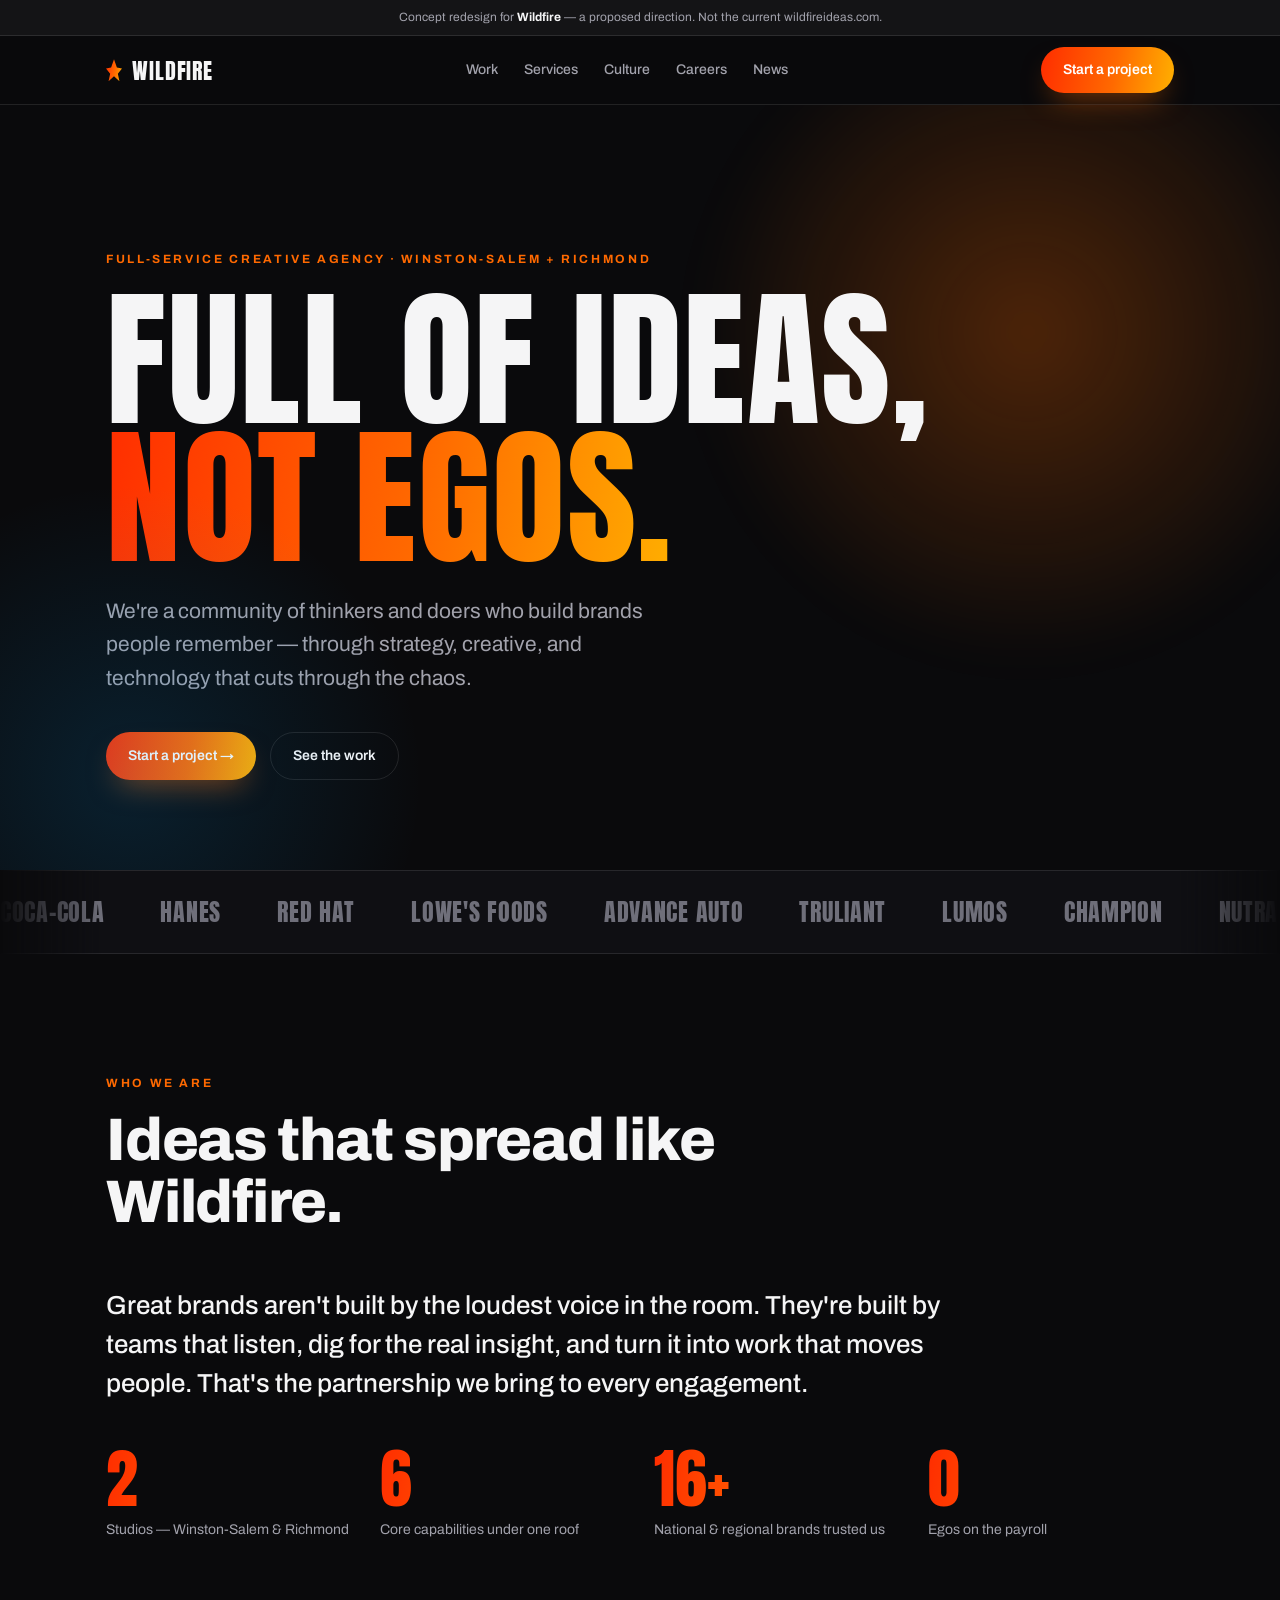
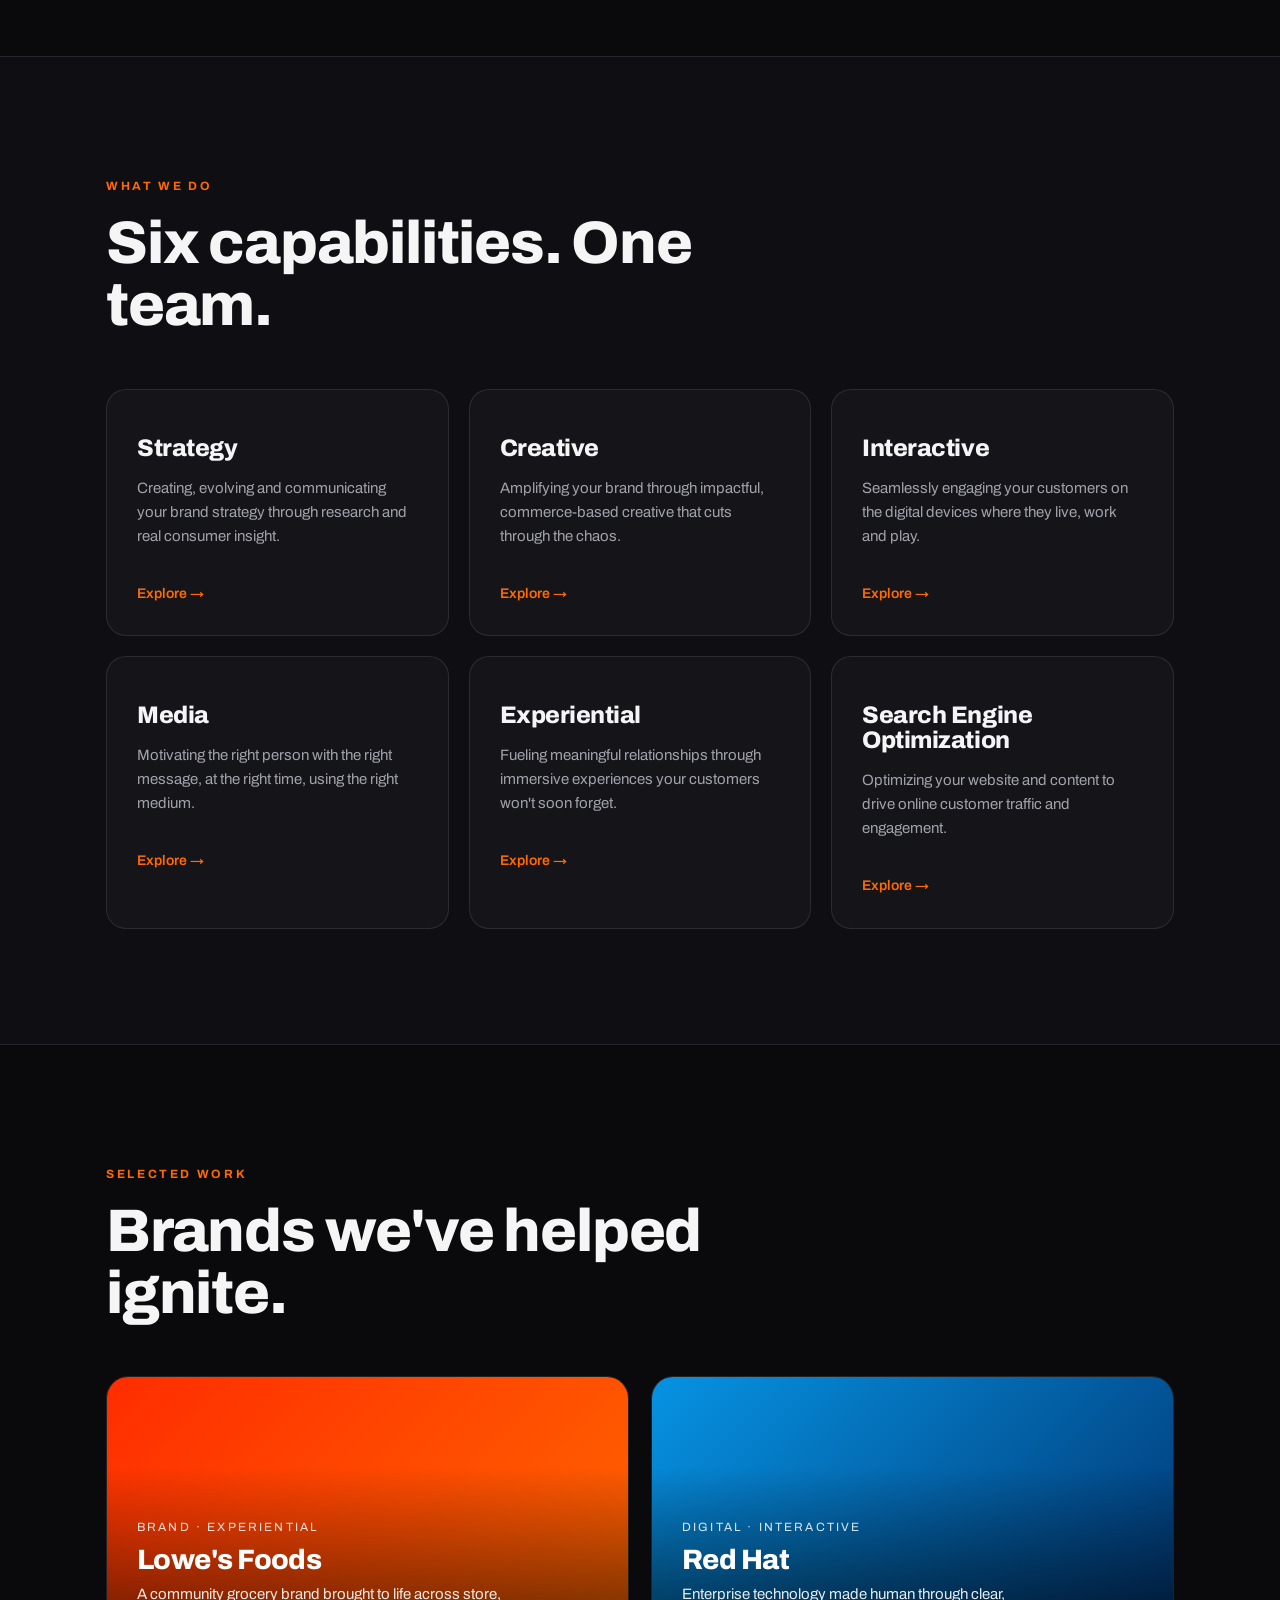
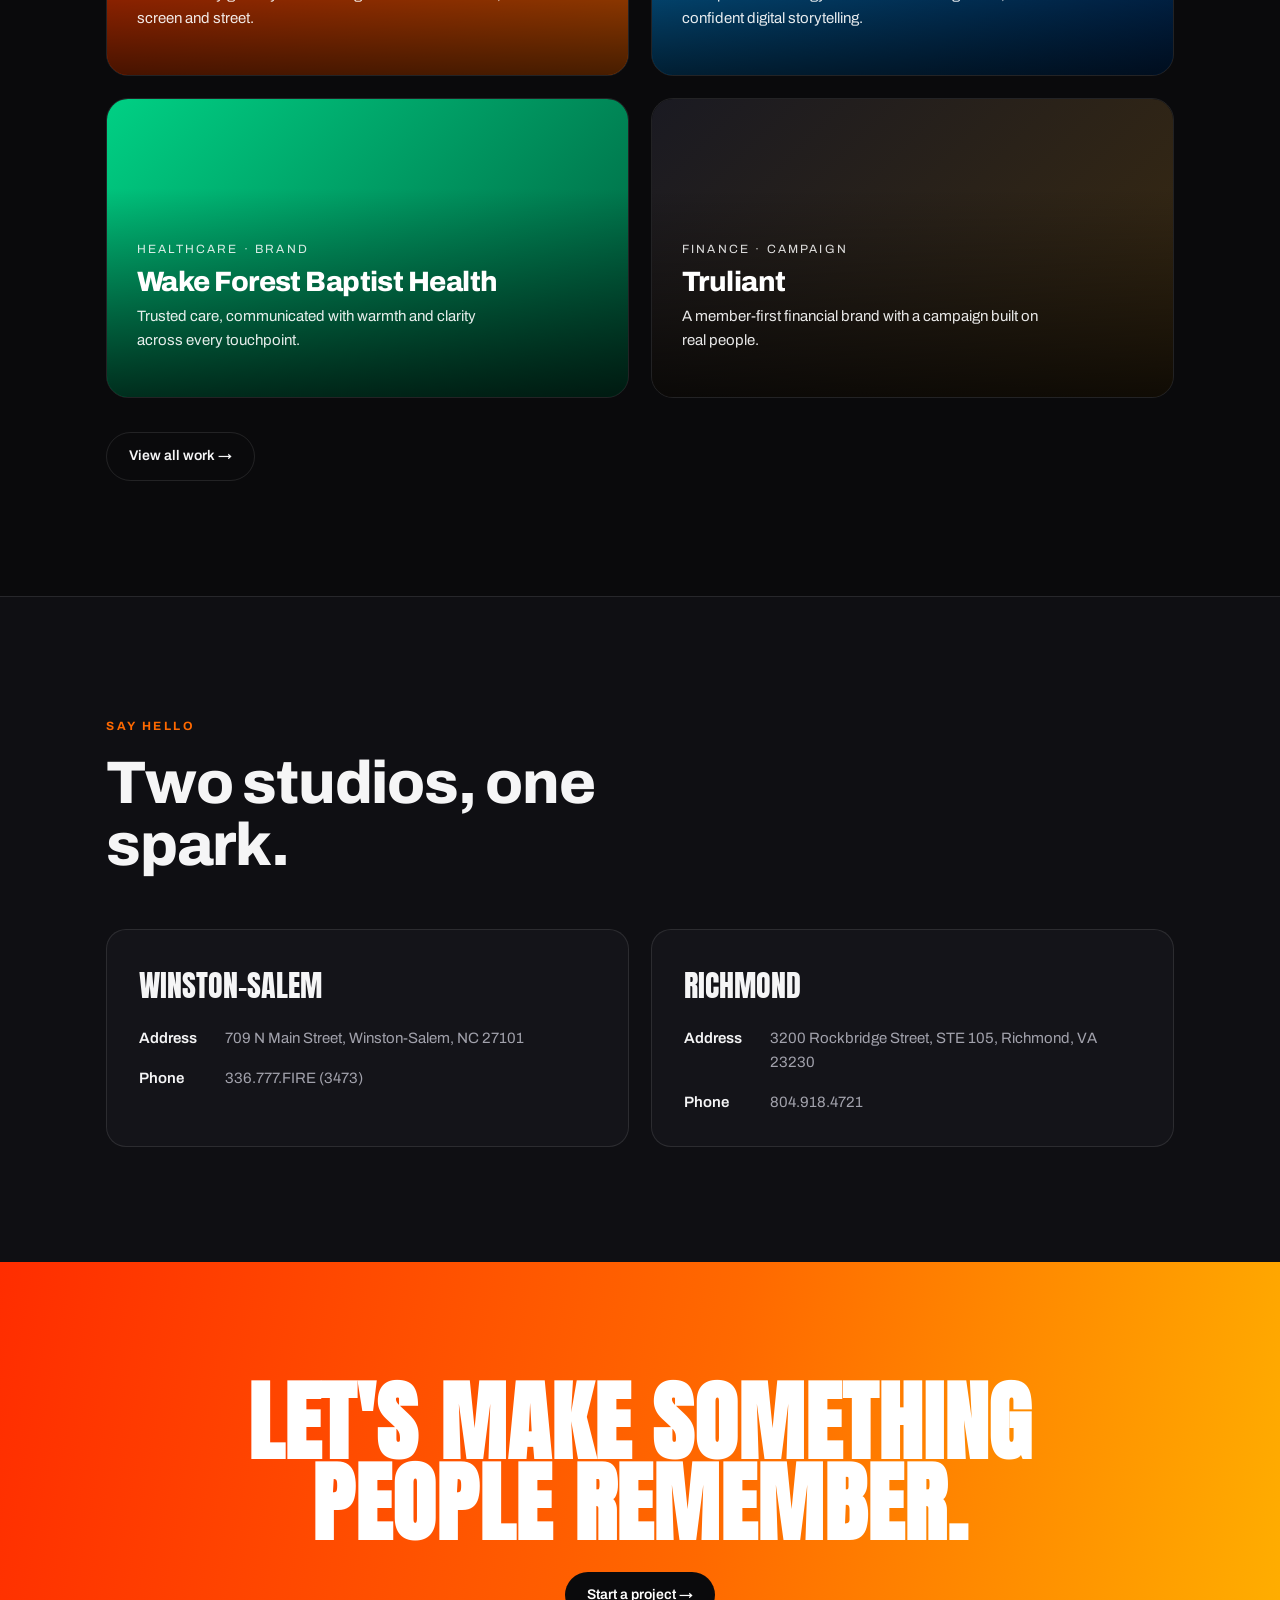
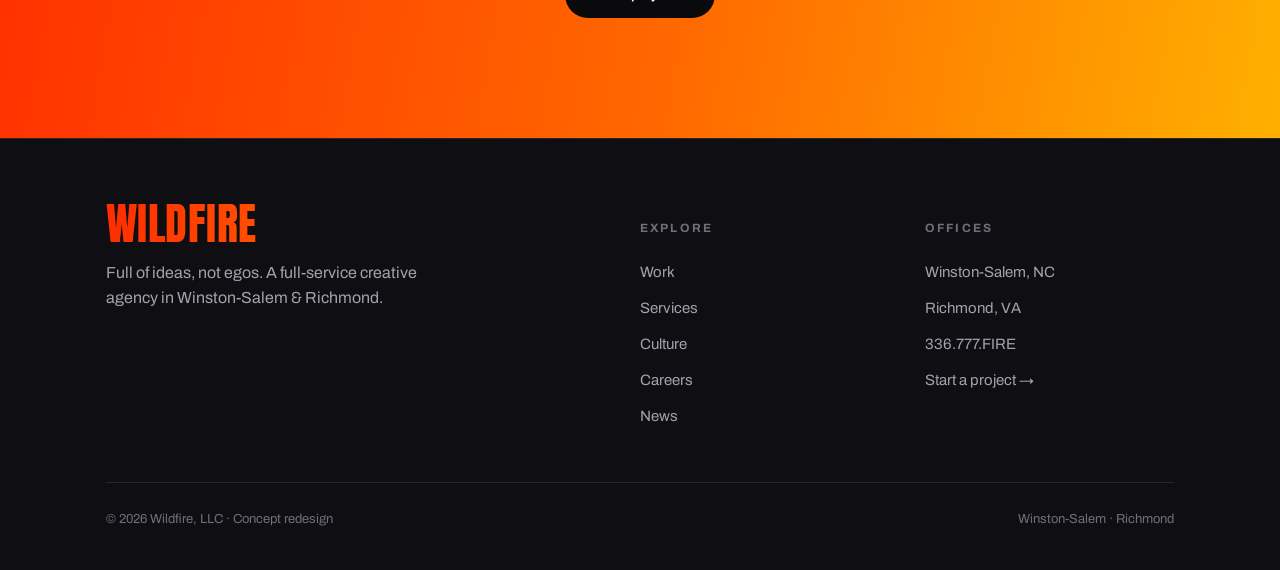
<file: index.html>
<!doctype html>
<html lang="en">
<head>
<meta charset="utf-8"/>
<meta name="viewport" content="width=device-width, initial-scale=1"/>
<title>Wildfire — Full of ideas, not egos.</title>
<meta name="robots" content="noindex"/>
<meta name="description" content="Wildfire is a full-service creative agency in Winston-Salem, NC and Richmond, VA. Strategy, creative, interactive, media, experiential and SEO."/>
<link rel="stylesheet" href="style.css"/>
</head>
<body>
<div class="ribbon">Concept redesign for <b>Wildfire</b> — a proposed direction. Not the current wildfireideas.com.</div>
<header class="nav"><div class="container">
  <a class="brand" href="index.html"><span class="spark"></span>Wildfire</a>
  <nav class="nav-links">
    <a href="work.html">Work</a>
    <a href="services.html">Services</a>
    <a href="culture.html">Culture</a>
    <a href="careers.html">Careers</a>
    <a href="news.html">News</a>
  </nav>
  <a class="btn btn-fire" href="contact.html">Start a project</a>
  <button class="menu-btn" aria-label="Open menu">Menu</button>
</div></header>
<div class="mobile-nav">
  <a href="work.html">Work</a>
  <a href="services.html">Services</a>
  <a href="culture.html">Culture</a>
  <a href="careers.html">Careers</a>
  <a href="news.html">News</a>
  <a class="btn btn-fire" href="contact.html">Start a project</a>
</div>

<!-- Hero -->
<section class="hero"><div class="container">
  <span class="eyebrow">Full-service creative agency · Winston-Salem + Richmond</span>
  <h1 class="display">Full of ideas,<br/><span class="grad-text">not egos.</span></h1>
  <p class="sub">We're a community of thinkers and doers who build brands people remember — through strategy, creative, and technology that cuts through the chaos.</p>
  <div class="hero-cta">
    <a class="btn btn-fire" href="contact.html">Start a project →</a>
    <a class="btn btn-ghost" href="work.html">See the work</a>
  </div>
</div></section>

<!-- Client marquee -->
<div class="marquee"><div class="marquee-track">
  <span>Coca-Cola</span><span>Hanes</span><span>Red Hat</span><span>Lowe's Foods</span><span>Advance Auto</span><span>Truliant</span><span>Lumos</span><span>Champion</span><span>Nutrafol</span><span>True Botanicals</span><span>Wake Forest Baptist Health</span><span>Guilford College</span><span>Brenner Children's</span><span>Green Mountain Gringo</span>
  <span>Coca-Cola</span><span>Hanes</span><span>Red Hat</span><span>Lowe's Foods</span><span>Advance Auto</span><span>Truliant</span><span>Lumos</span><span>Champion</span><span>Nutrafol</span><span>True Botanicals</span><span>Wake Forest Baptist Health</span><span>Guilford College</span><span>Brenner Children's</span><span>Green Mountain Gringo</span>
</div></div>

<!-- Positioning -->
<section class="section"><div class="container">
  <div class="section-head reveal">
    <span class="eyebrow">Who we are</span>
    <h2>Ideas that spread like Wildfire.</h2>
  </div>
  <p class="lead reveal" style="max-width:840px">Great brands aren't built by the loudest voice in the room. They're built by teams that listen, dig for the real insight, and turn it into work that moves people. That's the partnership we bring to every engagement.</p>
  <div class="stats">
    <div class="stat reveal"><div class="n grad-text">2</div><div class="l">Studios — Winston-Salem &amp; Richmond</div></div>
    <div class="stat reveal"><div class="n grad-text">6</div><div class="l">Core capabilities under one roof</div></div>
    <div class="stat reveal"><div class="n grad-text">16+</div><div class="l">National &amp; regional brands trusted us</div></div>
    <div class="stat reveal"><div class="n grad-text">0</div><div class="l">Egos on the payroll</div></div>
  </div>
</div></section>

<!-- Services -->
<section class="section" style="background:var(--bg2);border-top:1px solid var(--line);border-bottom:1px solid var(--line)"><div class="container">
  <div class="section-head reveal">
    <span class="eyebrow">What we do</span>
    <h2>Six capabilities. One team.</h2>
  </div>
  <div class="grid cols-3">
    <a class="svc reveal" href="services.html"><h3>Strategy</h3><p>Creating, evolving and communicating your brand strategy through research and real consumer insight.</p><span class="arrow">Explore →</span></a>
    <a class="svc reveal" href="services.html"><h3>Creative</h3><p>Amplifying your brand through impactful, commerce-based creative that cuts through the chaos.</p><span class="arrow">Explore →</span></a>
    <a class="svc reveal" href="services.html"><h3>Interactive</h3><p>Seamlessly engaging your customers on the digital devices where they live, work and play.</p><span class="arrow">Explore →</span></a>
    <a class="svc reveal" href="services.html"><h3>Media</h3><p>Motivating the right person with the right message, at the right time, using the right medium.</p><span class="arrow">Explore →</span></a>
    <a class="svc reveal" href="services.html"><h3>Experiential</h3><p>Fueling meaningful relationships through immersive experiences your customers won't soon forget.</p><span class="arrow">Explore →</span></a>
    <a class="svc reveal" href="services.html"><h3>Search Engine Optimization</h3><p>Optimizing your website and content to drive online customer traffic and engagement.</p><span class="arrow">Explore →</span></a>
  </div>
</div></section>

<!-- Selected work -->
<section class="section"><div class="container">
  <div class="section-head reveal">
    <span class="eyebrow">Selected work</span>
    <h2>Brands we've helped ignite.</h2>
  </div>
  <div class="work-grid">
    <a class="work-card wc1 reveal" href="work.html"><span class="cat">Brand · Experiential</span><h3>Lowe's Foods</h3><p>A community grocery brand brought to life across store, screen and street.</p></a>
    <a class="work-card wc2 reveal" href="work.html"><span class="cat">Digital · Interactive</span><h3>Red Hat</h3><p>Enterprise technology made human through clear, confident digital storytelling.</p></a>
    <a class="work-card wc3 reveal" href="work.html"><span class="cat">Healthcare · Brand</span><h3>Wake Forest Baptist Health</h3><p>Trusted care, communicated with warmth and clarity across every touchpoint.</p></a>
    <a class="work-card wc4 reveal" href="work.html"><span class="cat">Finance · Campaign</span><h3>Truliant</h3><p>A member-first financial brand with a campaign built on real people.</p></a>
  </div>
  <div style="margin-top:34px"><a class="btn btn-ghost reveal" href="work.html">View all work →</a></div>
</div></section>

<!-- Offices -->
<section class="section" style="background:var(--bg2);border-top:1px solid var(--line)"><div class="container">
  <div class="section-head reveal"><span class="eyebrow">Say hello</span><h2>Two studios, one spark.</h2></div>
  <div class="offices">
    <div class="office reveal">
      <div class="city">Winston-Salem</div>
      <div class="row"><b>Address</b><span>709 N Main Street, Winston-Salem, NC 27101</span></div>
      <div class="row"><b>Phone</b><span><a href="tel:3367773473">336.777.FIRE (3473)</a></span></div>
    </div>
    <div class="office reveal">
      <div class="city">Richmond</div>
      <div class="row"><b>Address</b><span>3200 Rockbridge Street, STE 105, Richmond, VA 23230</span></div>
      <div class="row"><b>Phone</b><span><a href="tel:8049184721">804.918.4721</a></span></div>
    </div>
  </div>
</div></section>

<!-- CTA -->
<section class="cta-band"><div class="container">
  <h2 class="display">Let's make something<br/>people remember.</h2>
  <a class="btn" href="contact.html">Start a project →</a>
</div></section>

<footer><div class="container">
  <div class="foot-grid">
    <div class="foot-brand">
      <div class="display grad-text">Wildfire</div>
      <p class="muted" style="max-width:36ch">Full of ideas, not egos. A full-service creative agency in Winston-Salem &amp; Richmond.</p>
    </div>
    <div class="foot-col"><h4>Explore</h4><a href="work.html">Work</a><a href="services.html">Services</a><a href="culture.html">Culture</a><a href="careers.html">Careers</a><a href="news.html">News</a></div>
    <div class="foot-col"><h4>Offices</h4><a href="contact.html">Winston-Salem, NC</a><a href="contact.html">Richmond, VA</a><a href="tel:3367773473">336.777.FIRE</a><a href="contact.html">Start a project →</a></div>
  </div>
  <div class="foot-bot"><span>© 2026 Wildfire, LLC · Concept redesign</span><span>Winston-Salem · Richmond</span></div>
</div></footer>

<script>
(function(){
  var mb=document.querySelector('.menu-btn');
  if(mb)mb.addEventListener('click',function(){document.body.classList.toggle('menu-open');mb.textContent=document.body.classList.contains('menu-open')?'Close':'Menu';});
  document.querySelectorAll('.mobile-nav a').forEach(function(a){a.addEventListener('click',function(){document.body.classList.remove('menu-open');if(mb)mb.textContent='Menu';});});
  var rm=matchMedia('(prefers-reduced-motion: reduce)').matches;
  if(rm){document.querySelectorAll('.reveal').forEach(function(e){e.classList.add('in')});return;}
  var io=new IntersectionObserver(function(es){es.forEach(function(e){if(e.isIntersecting){e.target.classList.add('in');io.unobserve(e.target);}})},{threshold:.12});
  document.querySelectorAll('.reveal').forEach(function(e){io.observe(e)});
})();
</script>
</body>
</html>
</file>
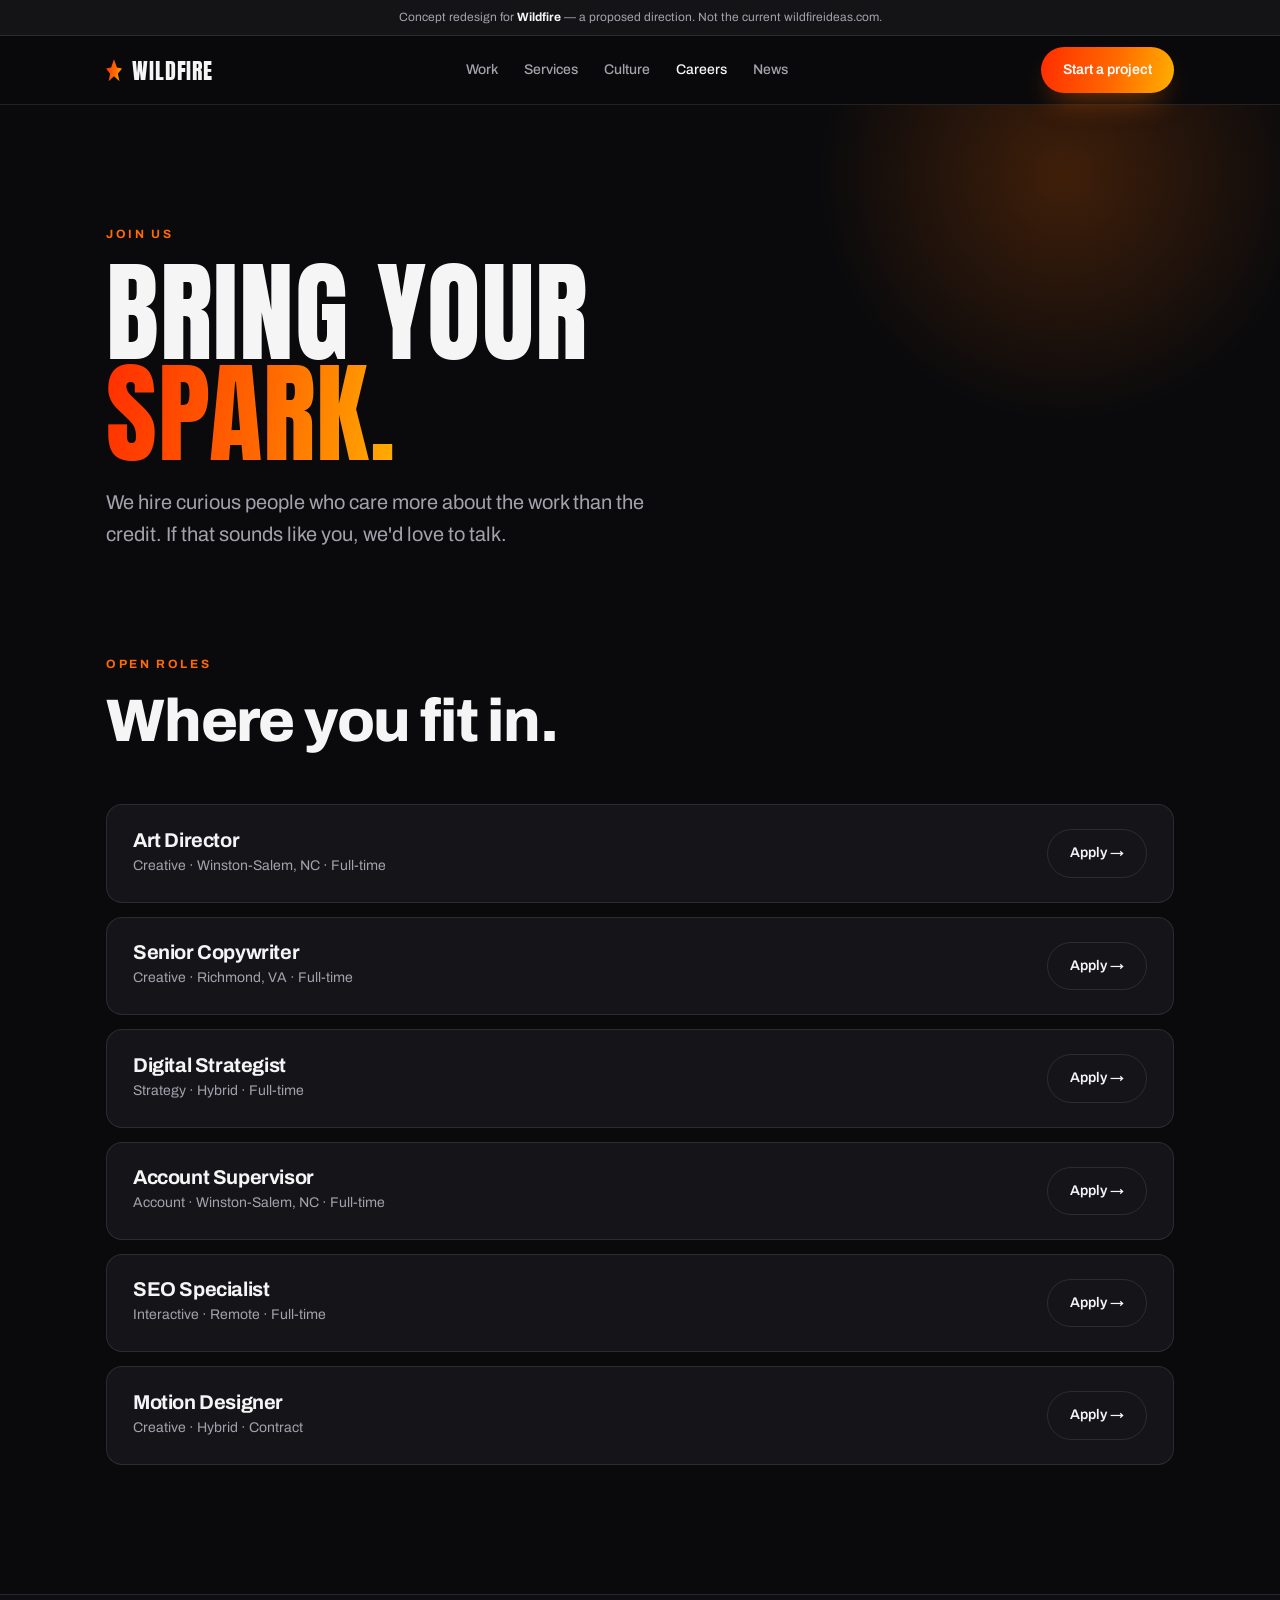
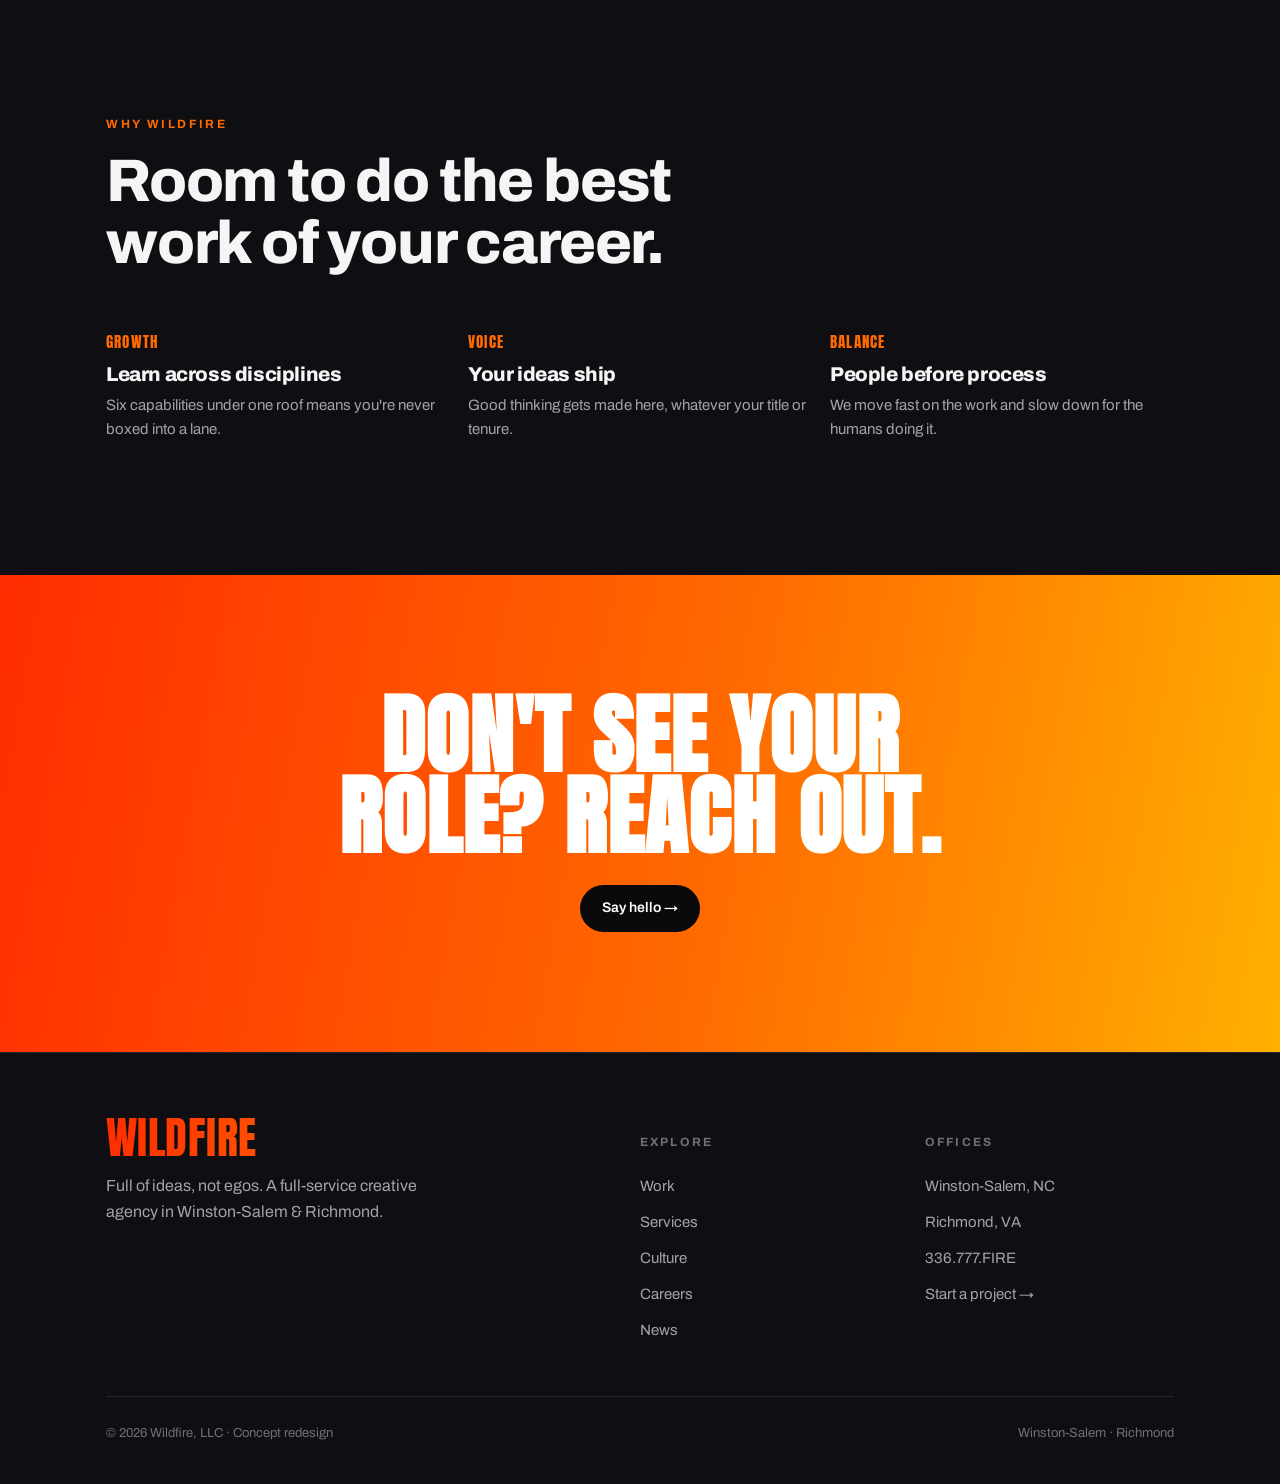
<file: careers.html>
<!doctype html>
<html lang="en">
<head>
<meta charset="utf-8"/>
<meta name="viewport" content="width=device-width, initial-scale=1"/>
<title>Careers — Wildfire</title>
<meta name="robots" content="noindex"/>
<meta name="description" content="Join Wildfire. Open roles across strategy, creative, interactive and media in Winston-Salem and Richmond."/>
<link rel="stylesheet" href="style.css"/>
</head>
<body>
<div class="ribbon">Concept redesign for <b>Wildfire</b> — a proposed direction. Not the current wildfireideas.com.</div>
<header class="nav"><div class="container">
  <a class="brand" href="index.html"><span class="spark"></span>Wildfire</a>
  <nav class="nav-links">
    <a href="work.html">Work</a>
    <a href="services.html">Services</a>
    <a href="culture.html">Culture</a>
    <a href="careers.html" class="active">Careers</a>
    <a href="news.html">News</a>
  </nav>
  <a class="btn btn-fire" href="contact.html">Start a project</a>
  <button class="menu-btn" aria-label="Open menu">Menu</button>
</div></header>
<div class="mobile-nav">
  <a href="work.html">Work</a><a href="services.html">Services</a><a href="culture.html">Culture</a><a href="careers.html">Careers</a><a href="news.html">News</a>
  <a class="btn btn-fire" href="contact.html">Start a project</a>
</div>

<section class="phero"><div class="container">
  <span class="eyebrow">Join us</span>
  <h1 class="display">Bring your<br/><span class="grad-text">spark.</span></h1>
  <p>We hire curious people who care more about the work than the credit. If that sounds like you, we'd love to talk.</p>
</div></section>

<section class="section" style="padding-top:20px"><div class="container">
  <div class="section-head reveal"><span class="eyebrow">Open roles</span><h2>Where you fit in.</h2></div>
  <div class="reveal">
    <div class="role"><div><h3>Art Director</h3><div class="meta">Creative · Winston-Salem, NC · Full-time</div></div><a class="btn btn-ghost" href="contact.html">Apply →</a></div>
    <div class="role"><div><h3>Senior Copywriter</h3><div class="meta">Creative · Richmond, VA · Full-time</div></div><a class="btn btn-ghost" href="contact.html">Apply →</a></div>
    <div class="role"><div><h3>Digital Strategist</h3><div class="meta">Strategy · Hybrid · Full-time</div></div><a class="btn btn-ghost" href="contact.html">Apply →</a></div>
    <div class="role"><div><h3>Account Supervisor</h3><div class="meta">Account · Winston-Salem, NC · Full-time</div></div><a class="btn btn-ghost" href="contact.html">Apply →</a></div>
    <div class="role"><div><h3>SEO Specialist</h3><div class="meta">Interactive · Remote · Full-time</div></div><a class="btn btn-ghost" href="contact.html">Apply →</a></div>
    <div class="role"><div><h3>Motion Designer</h3><div class="meta">Creative · Hybrid · Contract</div></div><a class="btn btn-ghost" href="contact.html">Apply →</a></div>
  </div>
</div></section>

<section class="section" style="background:var(--bg2);border-top:1px solid var(--line)"><div class="container">
  <div class="section-head reveal"><span class="eyebrow">Why Wildfire</span><h2>Room to do the best work of your career.</h2></div>
  <div class="values">
    <div class="value reveal"><div class="k">GROWTH</div><h3>Learn across disciplines</h3><p>Six capabilities under one roof means you're never boxed into a lane.</p></div>
    <div class="value reveal"><div class="k">VOICE</div><h3>Your ideas ship</h3><p>Good thinking gets made here, whatever your title or tenure.</p></div>
    <div class="value reveal"><div class="k">BALANCE</div><h3>People before process</h3><p>We move fast on the work and slow down for the humans doing it.</p></div>
  </div>
</div></section>

<section class="cta-band"><div class="container">
  <h2 class="display">Don't see your<br/>role? Reach out.</h2>
  <a class="btn" href="contact.html">Say hello →</a>
</div></section>

<footer><div class="container">
  <div class="foot-grid">
    <div class="foot-brand"><div class="display grad-text">Wildfire</div><p class="muted" style="max-width:36ch">Full of ideas, not egos. A full-service creative agency in Winston-Salem &amp; Richmond.</p></div>
    <div class="foot-col"><h4>Explore</h4><a href="work.html">Work</a><a href="services.html">Services</a><a href="culture.html">Culture</a><a href="careers.html">Careers</a><a href="news.html">News</a></div>
    <div class="foot-col"><h4>Offices</h4><a href="contact.html">Winston-Salem, NC</a><a href="contact.html">Richmond, VA</a><a href="tel:3367773473">336.777.FIRE</a><a href="contact.html">Start a project →</a></div>
  </div>
  <div class="foot-bot"><span>© 2026 Wildfire, LLC · Concept redesign</span><span>Winston-Salem · Richmond</span></div>
</div></footer>

<script>
(function(){
  var mb=document.querySelector('.menu-btn');
  if(mb)mb.addEventListener('click',function(){document.body.classList.toggle('menu-open');mb.textContent=document.body.classList.contains('menu-open')?'Close':'Menu';});
  document.querySelectorAll('.mobile-nav a').forEach(function(a){a.addEventListener('click',function(){document.body.classList.remove('menu-open');if(mb)mb.textContent='Menu';});});
  var rm=matchMedia('(prefers-reduced-motion: reduce)').matches;
  if(rm){document.querySelectorAll('.reveal').forEach(function(e){e.classList.add('in')});return;}
  var io=new IntersectionObserver(function(es){es.forEach(function(e){if(e.isIntersecting){e.target.classList.add('in');io.unobserve(e.target);}})},{threshold:.12});
  document.querySelectorAll('.reveal').forEach(function(e){io.observe(e)});
})();
</script>
</body>
</html>
</file>
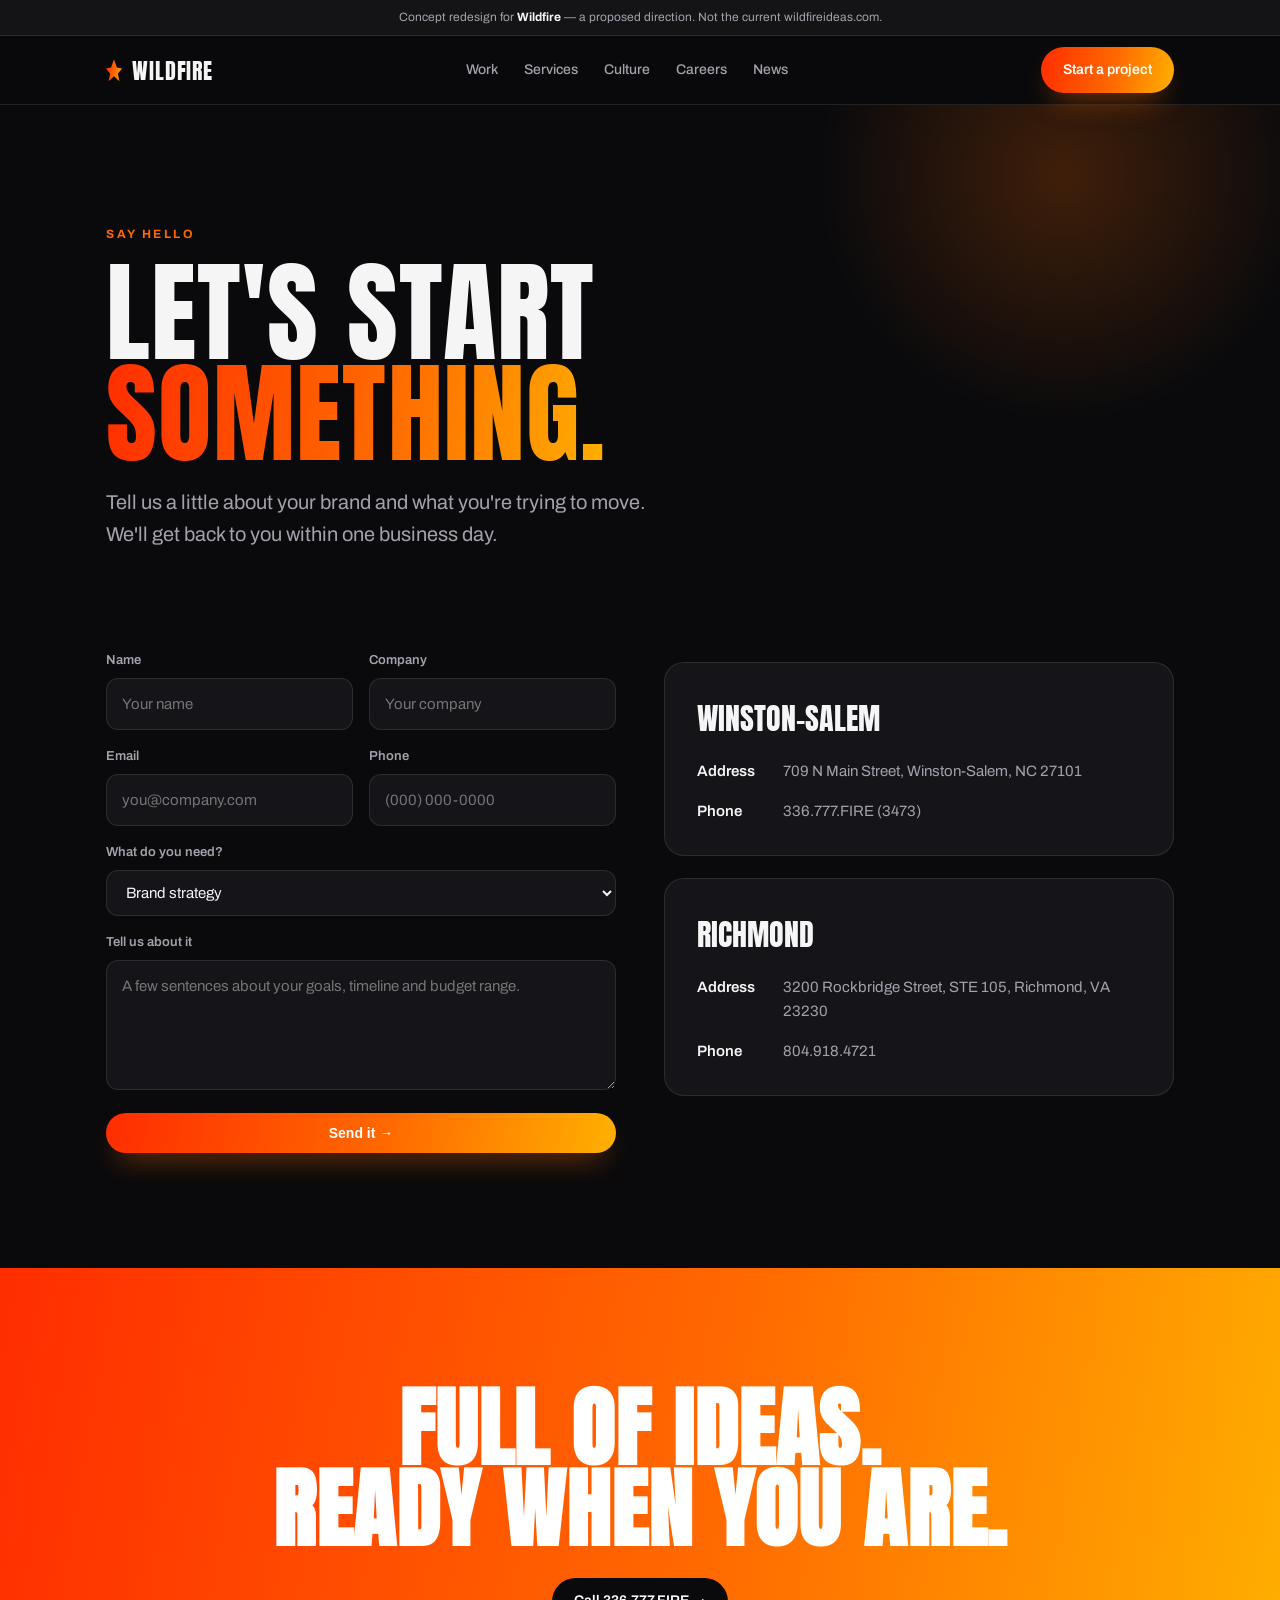
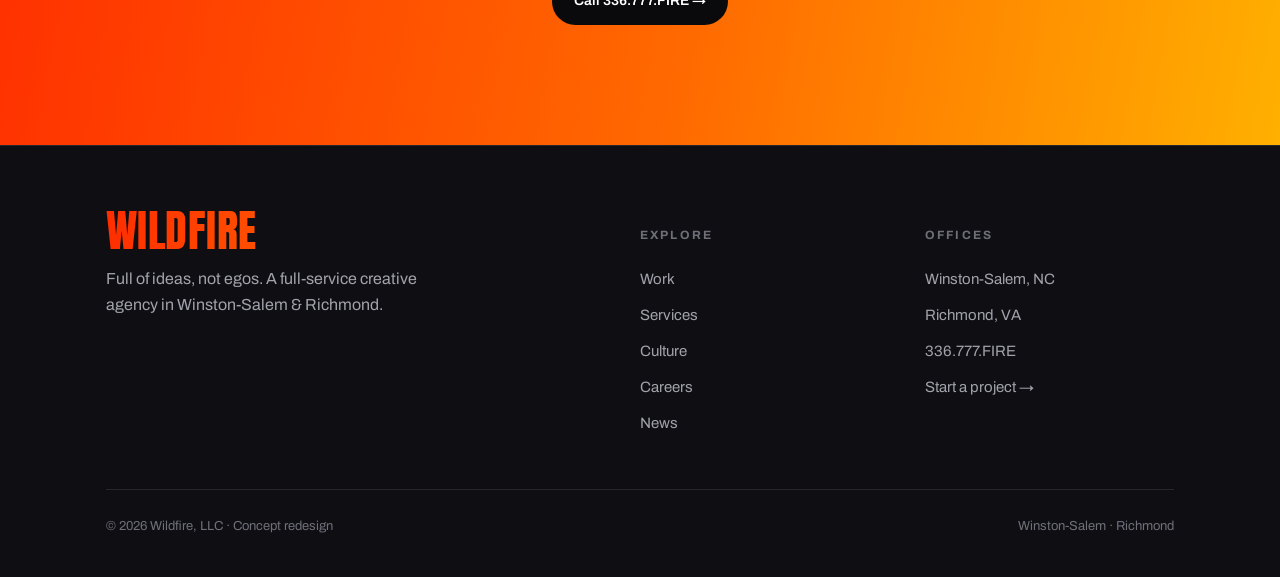
<file: contact.html>
<!doctype html>
<html lang="en">
<head>
<meta charset="utf-8"/>
<meta name="viewport" content="width=device-width, initial-scale=1"/>
<title>Contact — Wildfire</title>
<meta name="robots" content="noindex"/>
<meta name="description" content="Start a project with Wildfire. Offices in Winston-Salem, NC and Richmond, VA."/>
<link rel="stylesheet" href="style.css"/>
</head>
<body>
<div class="ribbon">Concept redesign for <b>Wildfire</b> — a proposed direction. Not the current wildfireideas.com.</div>
<header class="nav"><div class="container">
  <a class="brand" href="index.html"><span class="spark"></span>Wildfire</a>
  <nav class="nav-links">
    <a href="work.html">Work</a>
    <a href="services.html">Services</a>
    <a href="culture.html">Culture</a>
    <a href="careers.html">Careers</a>
    <a href="news.html">News</a>
  </nav>
  <a class="btn btn-fire" href="contact.html">Start a project</a>
  <button class="menu-btn" aria-label="Open menu">Menu</button>
</div></header>
<div class="mobile-nav">
  <a href="work.html">Work</a><a href="services.html">Services</a><a href="culture.html">Culture</a><a href="careers.html">Careers</a><a href="news.html">News</a>
  <a class="btn btn-fire" href="contact.html">Start a project</a>
</div>

<section class="phero"><div class="container">
  <span class="eyebrow">Say hello</span>
  <h1 class="display">Let's start<br/><span class="grad-text">something.</span></h1>
  <p>Tell us a little about your brand and what you're trying to move. We'll get back to you within one business day.</p>
</div></section>

<section class="section" style="padding-top:20px"><div class="container">
  <div class="grid cols-2" style="align-items:start;gap:48px">
    <form class="form reveal" onsubmit="return wfSubmit(event)">
      <div class="two">
        <div><label for="n">Name</label><input id="n" name="name" required placeholder="Your name"/></div>
        <div><label for="c">Company</label><input id="c" name="company" placeholder="Your company"/></div>
      </div>
      <div class="two">
        <div><label for="e">Email</label><input id="e" type="email" name="email" required placeholder="you@company.com"/></div>
        <div><label for="p">Phone</label><input id="p" name="phone" placeholder="(000) 000-0000"/></div>
      </div>
      <div>
        <label for="s">What do you need?</label>
        <select id="s" name="service">
          <option>Brand strategy</option><option>Creative &amp; campaigns</option><option>Website &amp; interactive</option>
          <option>Media &amp; advertising</option><option>Experiential</option><option>SEO</option><option>Not sure yet</option>
        </select>
      </div>
      <div><label for="m">Tell us about it</label><textarea id="m" name="message" placeholder="A few sentences about your goals, timeline and budget range."></textarea></div>
      <button class="btn btn-fire" type="submit" style="justify-content:center">Send it →</button>
      <p id="ok" class="muted" style="display:none;color:var(--fire);font-weight:600">Thanks. Your message is ready to send. (Demo form on the concept site.)</p>
    </form>

    <div class="reveal">
      <div class="offices" style="grid-template-columns:1fr">
        <div class="office">
          <div class="city">Winston-Salem</div>
          <div class="row"><b>Address</b><span>709 N Main Street, Winston-Salem, NC 27101</span></div>
          <div class="row"><b>Phone</b><span><a href="tel:3367773473">336.777.FIRE (3473)</a></span></div>
        </div>
        <div class="office">
          <div class="city">Richmond</div>
          <div class="row"><b>Address</b><span>3200 Rockbridge Street, STE 105, Richmond, VA 23230</span></div>
          <div class="row"><b>Phone</b><span><a href="tel:8049184721">804.918.4721</a></span></div>
        </div>
      </div>
    </div>
  </div>
</div></section>

<section class="cta-band"><div class="container">
  <h2 class="display">Full of ideas.<br/>Ready when you are.</h2>
  <a class="btn" href="tel:3367773473">Call 336.777.FIRE →</a>
</div></section>

<footer><div class="container">
  <div class="foot-grid">
    <div class="foot-brand"><div class="display grad-text">Wildfire</div><p class="muted" style="max-width:36ch">Full of ideas, not egos. A full-service creative agency in Winston-Salem &amp; Richmond.</p></div>
    <div class="foot-col"><h4>Explore</h4><a href="work.html">Work</a><a href="services.html">Services</a><a href="culture.html">Culture</a><a href="careers.html">Careers</a><a href="news.html">News</a></div>
    <div class="foot-col"><h4>Offices</h4><a href="contact.html">Winston-Salem, NC</a><a href="contact.html">Richmond, VA</a><a href="tel:3367773473">336.777.FIRE</a><a href="contact.html">Start a project →</a></div>
  </div>
  <div class="foot-bot"><span>© 2026 Wildfire, LLC · Concept redesign</span><span>Winston-Salem · Richmond</span></div>
</div></footer>

<script>
  function wfSubmit(e){e.preventDefault();document.getElementById('ok').style.display='block';return false;}
(function(){
  var mb=document.querySelector('.menu-btn');
  if(mb)mb.addEventListener('click',function(){document.body.classList.toggle('menu-open');mb.textContent=document.body.classList.contains('menu-open')?'Close':'Menu';});
  document.querySelectorAll('.mobile-nav a').forEach(function(a){a.addEventListener('click',function(){document.body.classList.remove('menu-open');if(mb)mb.textContent='Menu';});});
  var rm=matchMedia('(prefers-reduced-motion: reduce)').matches;
  if(rm){document.querySelectorAll('.reveal').forEach(function(e){e.classList.add('in')});return;}
  var io=new IntersectionObserver(function(es){es.forEach(function(e){if(e.isIntersecting){e.target.classList.add('in');io.unobserve(e.target);}})},{threshold:.12});
  document.querySelectorAll('.reveal').forEach(function(e){io.observe(e)});
})();
</script>
</body>
</html>
</file>
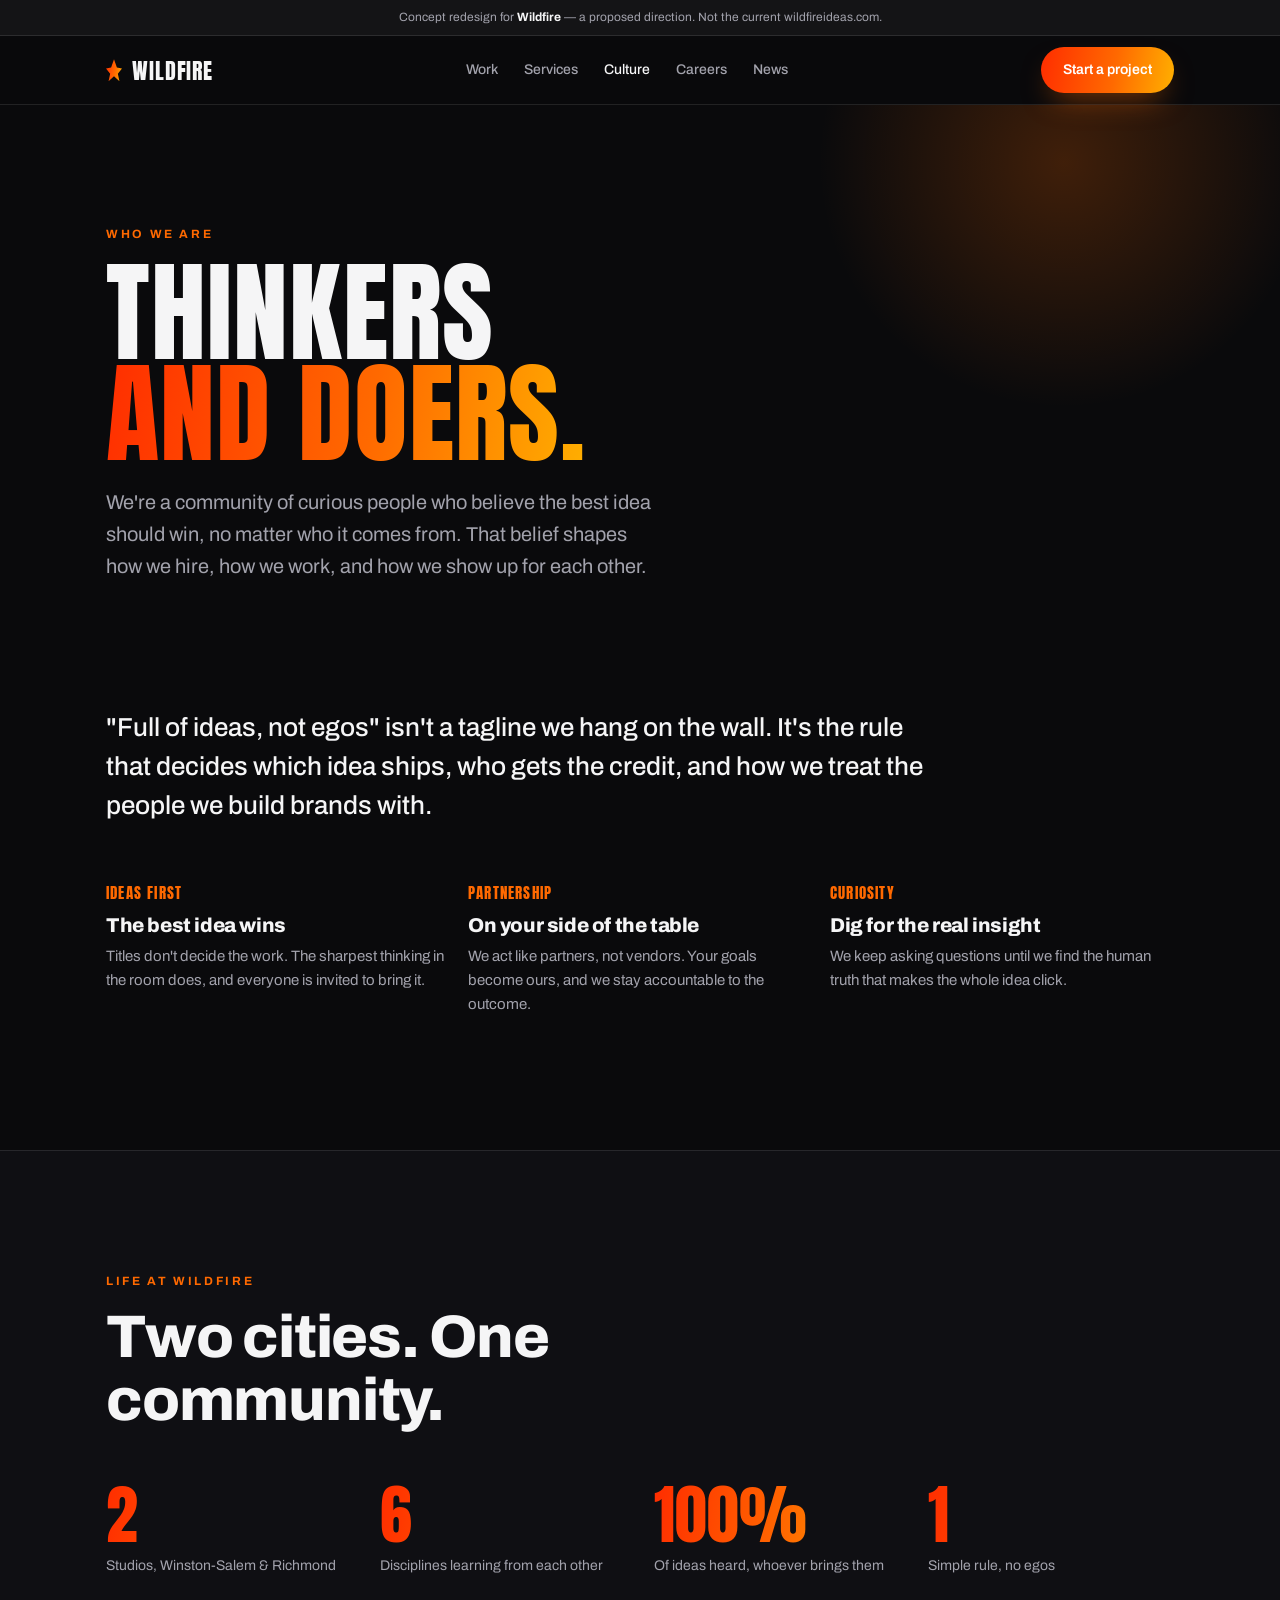
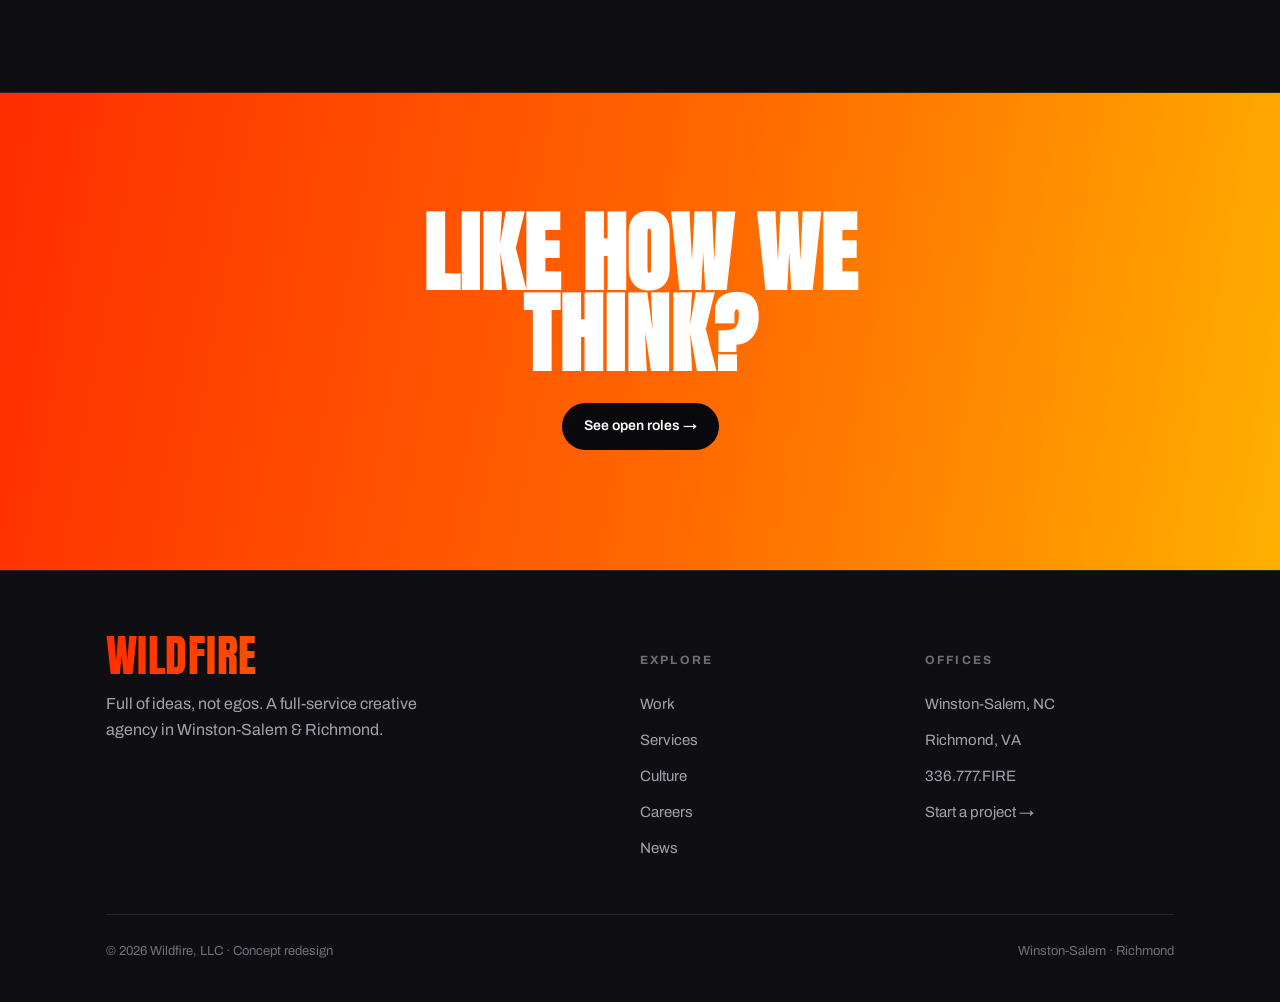
<file: culture.html>
<!doctype html>
<html lang="en">
<head>
<meta charset="utf-8"/>
<meta name="viewport" content="width=device-width, initial-scale=1"/>
<title>Culture — Wildfire</title>
<meta name="robots" content="noindex"/>
<meta name="description" content="A community of thinkers and doers. Full of ideas, not egos."/>
<link rel="stylesheet" href="style.css"/>
</head>
<body>
<div class="ribbon">Concept redesign for <b>Wildfire</b> — a proposed direction. Not the current wildfireideas.com.</div>
<header class="nav"><div class="container">
  <a class="brand" href="index.html"><span class="spark"></span>Wildfire</a>
  <nav class="nav-links">
    <a href="work.html">Work</a>
    <a href="services.html">Services</a>
    <a href="culture.html" class="active">Culture</a>
    <a href="careers.html">Careers</a>
    <a href="news.html">News</a>
  </nav>
  <a class="btn btn-fire" href="contact.html">Start a project</a>
  <button class="menu-btn" aria-label="Open menu">Menu</button>
</div></header>
<div class="mobile-nav">
  <a href="work.html">Work</a><a href="services.html">Services</a><a href="culture.html">Culture</a><a href="careers.html">Careers</a><a href="news.html">News</a>
  <a class="btn btn-fire" href="contact.html">Start a project</a>
</div>

<section class="phero"><div class="container">
  <span class="eyebrow">Who we are</span>
  <h1 class="display">Thinkers<br/><span class="grad-text">and doers.</span></h1>
  <p>We're a community of curious people who believe the best idea should win, no matter who it comes from. That belief shapes how we hire, how we work, and how we show up for each other.</p>
</div></section>

<section class="section" style="padding-top:20px"><div class="container">
  <p class="lead reveal" style="max-width:840px">"Full of ideas, not egos" isn't a tagline we hang on the wall. It's the rule that decides which idea ships, who gets the credit, and how we treat the people we build brands with.</p>
  <div class="values" style="margin-top:52px">
    <div class="value reveal"><div class="k">IDEAS FIRST</div><h3>The best idea wins</h3><p>Titles don't decide the work. The sharpest thinking in the room does, and everyone is invited to bring it.</p></div>
    <div class="value reveal"><div class="k">PARTNERSHIP</div><h3>On your side of the table</h3><p>We act like partners, not vendors. Your goals become ours, and we stay accountable to the outcome.</p></div>
    <div class="value reveal"><div class="k">CURIOSITY</div><h3>Dig for the real insight</h3><p>We keep asking questions until we find the human truth that makes the whole idea click.</p></div>
  </div>
</div></section>

<section class="section" style="background:var(--bg2);border-top:1px solid var(--line);border-bottom:1px solid var(--line)"><div class="container">
  <div class="section-head reveal"><span class="eyebrow">Life at Wildfire</span><h2>Two cities. One community.</h2></div>
  <div class="stats">
    <div class="stat reveal"><div class="n grad-text">2</div><div class="l">Studios, Winston-Salem &amp; Richmond</div></div>
    <div class="stat reveal"><div class="n grad-text">6</div><div class="l">Disciplines learning from each other</div></div>
    <div class="stat reveal"><div class="n grad-text">100%</div><div class="l">Of ideas heard, whoever brings them</div></div>
    <div class="stat reveal"><div class="n grad-text">1</div><div class="l">Simple rule, no egos</div></div>
  </div>
</div></section>

<section class="cta-band"><div class="container">
  <h2 class="display">Like how we<br/>think?</h2>
  <a class="btn" href="careers.html">See open roles →</a>
</div></section>

<footer><div class="container">
  <div class="foot-grid">
    <div class="foot-brand"><div class="display grad-text">Wildfire</div><p class="muted" style="max-width:36ch">Full of ideas, not egos. A full-service creative agency in Winston-Salem &amp; Richmond.</p></div>
    <div class="foot-col"><h4>Explore</h4><a href="work.html">Work</a><a href="services.html">Services</a><a href="culture.html">Culture</a><a href="careers.html">Careers</a><a href="news.html">News</a></div>
    <div class="foot-col"><h4>Offices</h4><a href="contact.html">Winston-Salem, NC</a><a href="contact.html">Richmond, VA</a><a href="tel:3367773473">336.777.FIRE</a><a href="contact.html">Start a project →</a></div>
  </div>
  <div class="foot-bot"><span>© 2026 Wildfire, LLC · Concept redesign</span><span>Winston-Salem · Richmond</span></div>
</div></footer>

<script>
(function(){
  var mb=document.querySelector('.menu-btn');
  if(mb)mb.addEventListener('click',function(){document.body.classList.toggle('menu-open');mb.textContent=document.body.classList.contains('menu-open')?'Close':'Menu';});
  document.querySelectorAll('.mobile-nav a').forEach(function(a){a.addEventListener('click',function(){document.body.classList.remove('menu-open');if(mb)mb.textContent='Menu';});});
  var rm=matchMedia('(prefers-reduced-motion: reduce)').matches;
  if(rm){document.querySelectorAll('.reveal').forEach(function(e){e.classList.add('in')});return;}
  var io=new IntersectionObserver(function(es){es.forEach(function(e){if(e.isIntersecting){e.target.classList.add('in');io.unobserve(e.target);}})},{threshold:.12});
  document.querySelectorAll('.reveal').forEach(function(e){io.observe(e)});
})();
</script>
</body>
</html>
</file>
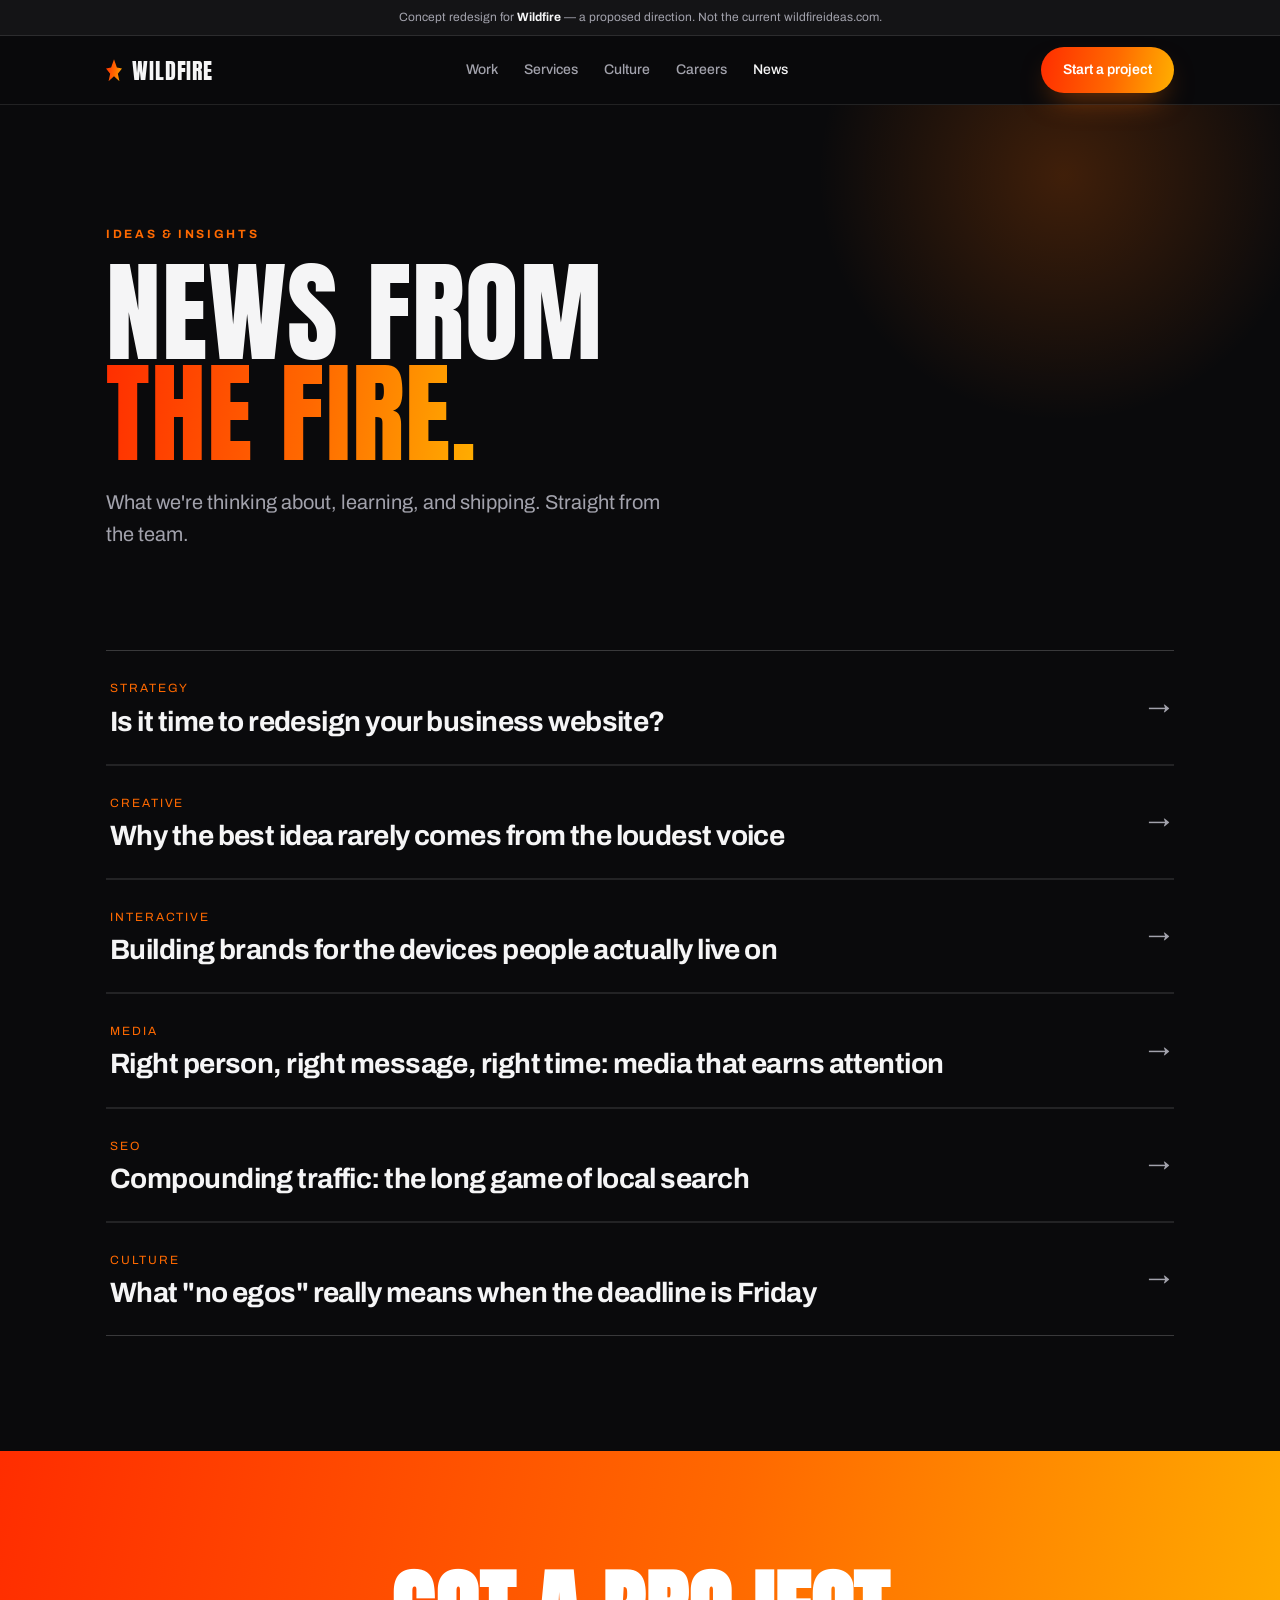
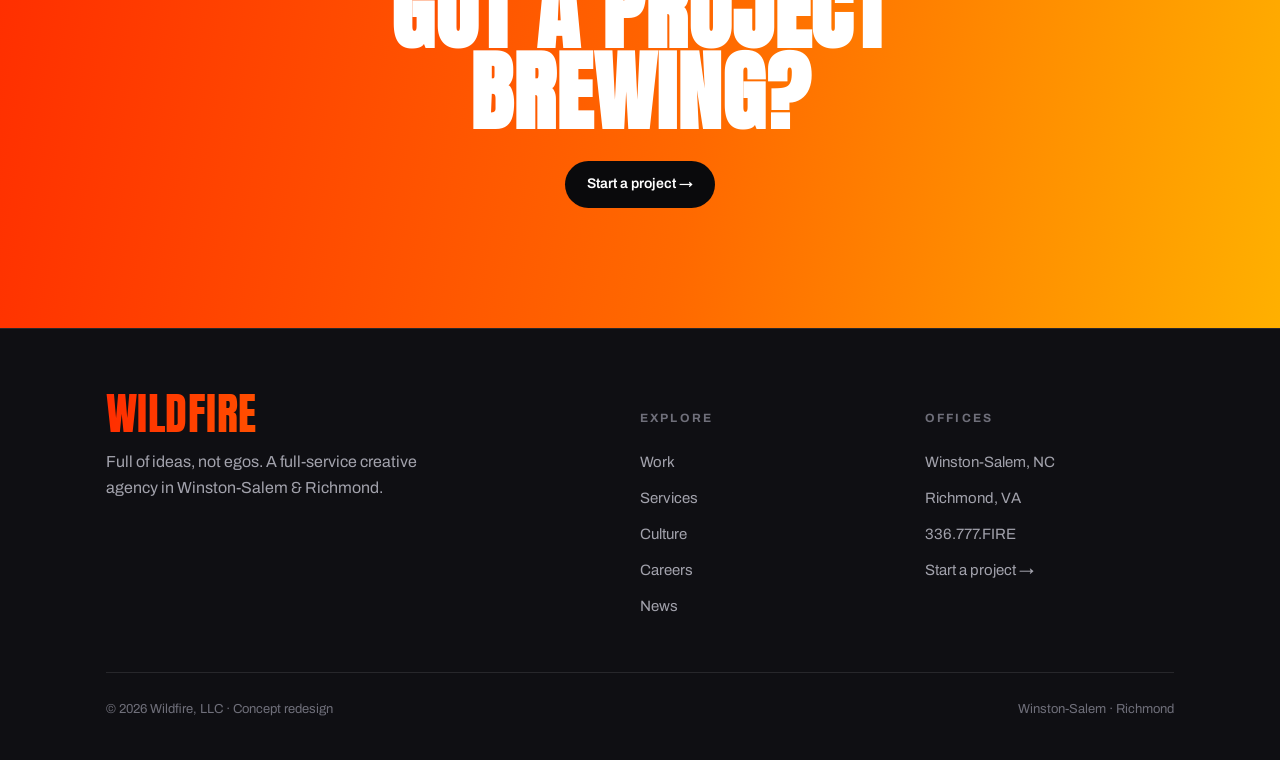
<file: news.html>
<!doctype html>
<html lang="en">
<head>
<meta charset="utf-8"/>
<meta name="viewport" content="width=device-width, initial-scale=1"/>
<title>News — Wildfire</title>
<meta name="robots" content="noindex"/>
<meta name="description" content="Ideas, insights and announcements from the Wildfire team."/>
<link rel="stylesheet" href="style.css"/>
</head>
<body>
<div class="ribbon">Concept redesign for <b>Wildfire</b> — a proposed direction. Not the current wildfireideas.com.</div>
<header class="nav"><div class="container">
  <a class="brand" href="index.html"><span class="spark"></span>Wildfire</a>
  <nav class="nav-links">
    <a href="work.html">Work</a>
    <a href="services.html">Services</a>
    <a href="culture.html">Culture</a>
    <a href="careers.html">Careers</a>
    <a href="news.html" class="active">News</a>
  </nav>
  <a class="btn btn-fire" href="contact.html">Start a project</a>
  <button class="menu-btn" aria-label="Open menu">Menu</button>
</div></header>
<div class="mobile-nav">
  <a href="work.html">Work</a><a href="services.html">Services</a><a href="culture.html">Culture</a><a href="careers.html">Careers</a><a href="news.html">News</a>
  <a class="btn btn-fire" href="contact.html">Start a project</a>
</div>

<section class="phero"><div class="container">
  <span class="eyebrow">Ideas &amp; insights</span>
  <h1 class="display">News from<br/><span class="grad-text">the fire.</span></h1>
  <p>What we're thinking about, learning, and shipping. Straight from the team.</p>
</div></section>

<section class="section" style="padding-top:20px"><div class="container">
  <div class="posts reveal">
    <a class="post" href="contact.html"><div><div class="pcat">Strategy</div><h3>Is it time to redesign your business website?</h3></div><span class="arrow">→</span></a>
    <a class="post" href="contact.html"><div><div class="pcat">Creative</div><h3>Why the best idea rarely comes from the loudest voice</h3></div><span class="arrow">→</span></a>
    <a class="post" href="contact.html"><div><div class="pcat">Interactive</div><h3>Building brands for the devices people actually live on</h3></div><span class="arrow">→</span></a>
    <a class="post" href="contact.html"><div><div class="pcat">Media</div><h3>Right person, right message, right time: media that earns attention</h3></div><span class="arrow">→</span></a>
    <a class="post" href="contact.html"><div><div class="pcat">SEO</div><h3>Compounding traffic: the long game of local search</h3></div><span class="arrow">→</span></a>
    <a class="post" href="contact.html"><div><div class="pcat">Culture</div><h3>What "no egos" really means when the deadline is Friday</h3></div><span class="arrow">→</span></a>
  </div>
</div></section>

<section class="cta-band"><div class="container">
  <h2 class="display">Got a project<br/>brewing?</h2>
  <a class="btn" href="contact.html">Start a project →</a>
</div></section>

<footer><div class="container">
  <div class="foot-grid">
    <div class="foot-brand"><div class="display grad-text">Wildfire</div><p class="muted" style="max-width:36ch">Full of ideas, not egos. A full-service creative agency in Winston-Salem &amp; Richmond.</p></div>
    <div class="foot-col"><h4>Explore</h4><a href="work.html">Work</a><a href="services.html">Services</a><a href="culture.html">Culture</a><a href="careers.html">Careers</a><a href="news.html">News</a></div>
    <div class="foot-col"><h4>Offices</h4><a href="contact.html">Winston-Salem, NC</a><a href="contact.html">Richmond, VA</a><a href="tel:3367773473">336.777.FIRE</a><a href="contact.html">Start a project →</a></div>
  </div>
  <div class="foot-bot"><span>© 2026 Wildfire, LLC · Concept redesign</span><span>Winston-Salem · Richmond</span></div>
</div></footer>

<script>
(function(){
  var mb=document.querySelector('.menu-btn');
  if(mb)mb.addEventListener('click',function(){document.body.classList.toggle('menu-open');mb.textContent=document.body.classList.contains('menu-open')?'Close':'Menu';});
  document.querySelectorAll('.mobile-nav a').forEach(function(a){a.addEventListener('click',function(){document.body.classList.remove('menu-open');if(mb)mb.textContent='Menu';});});
  var rm=matchMedia('(prefers-reduced-motion: reduce)').matches;
  if(rm){document.querySelectorAll('.reveal').forEach(function(e){e.classList.add('in')});return;}
  var io=new IntersectionObserver(function(es){es.forEach(function(e){if(e.isIntersecting){e.target.classList.add('in');io.unobserve(e.target);}})},{threshold:.12});
  document.querySelectorAll('.reveal').forEach(function(e){io.observe(e)});
})();
</script>
</body>
</html>
</file>
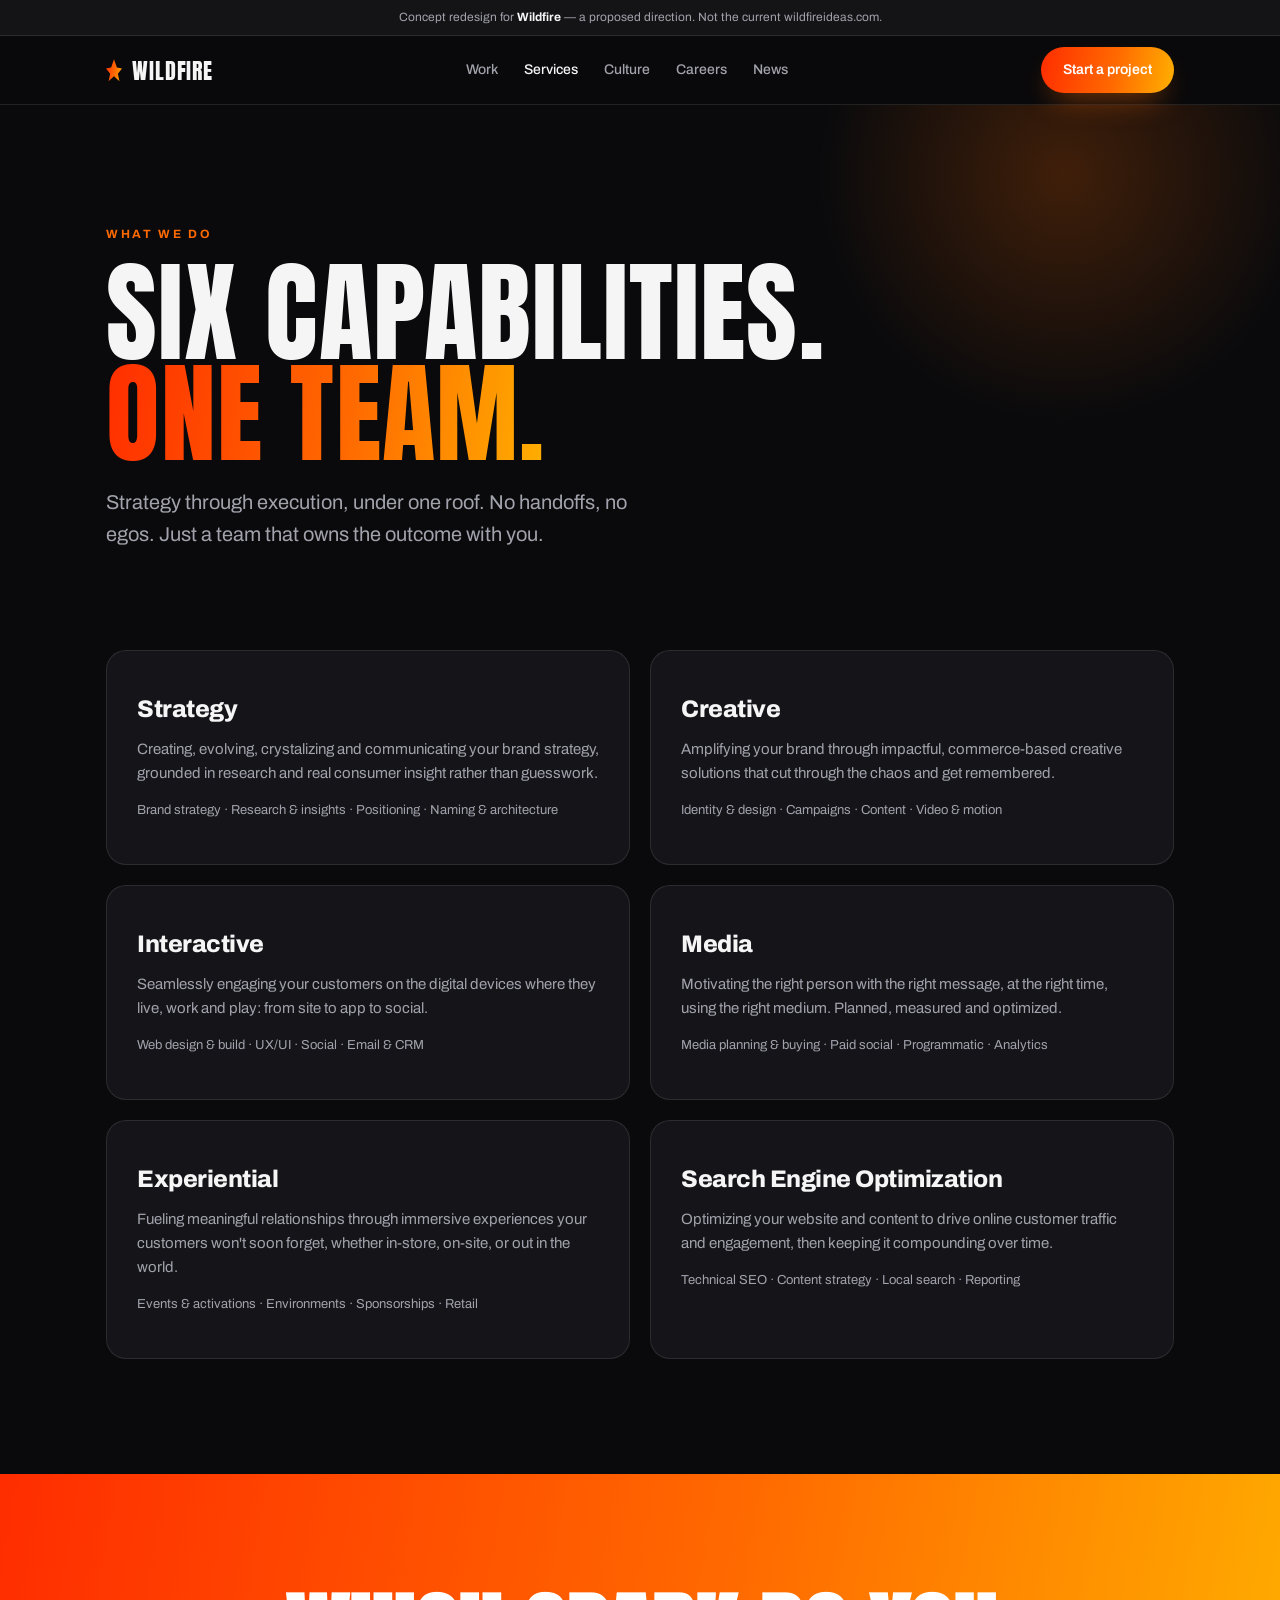
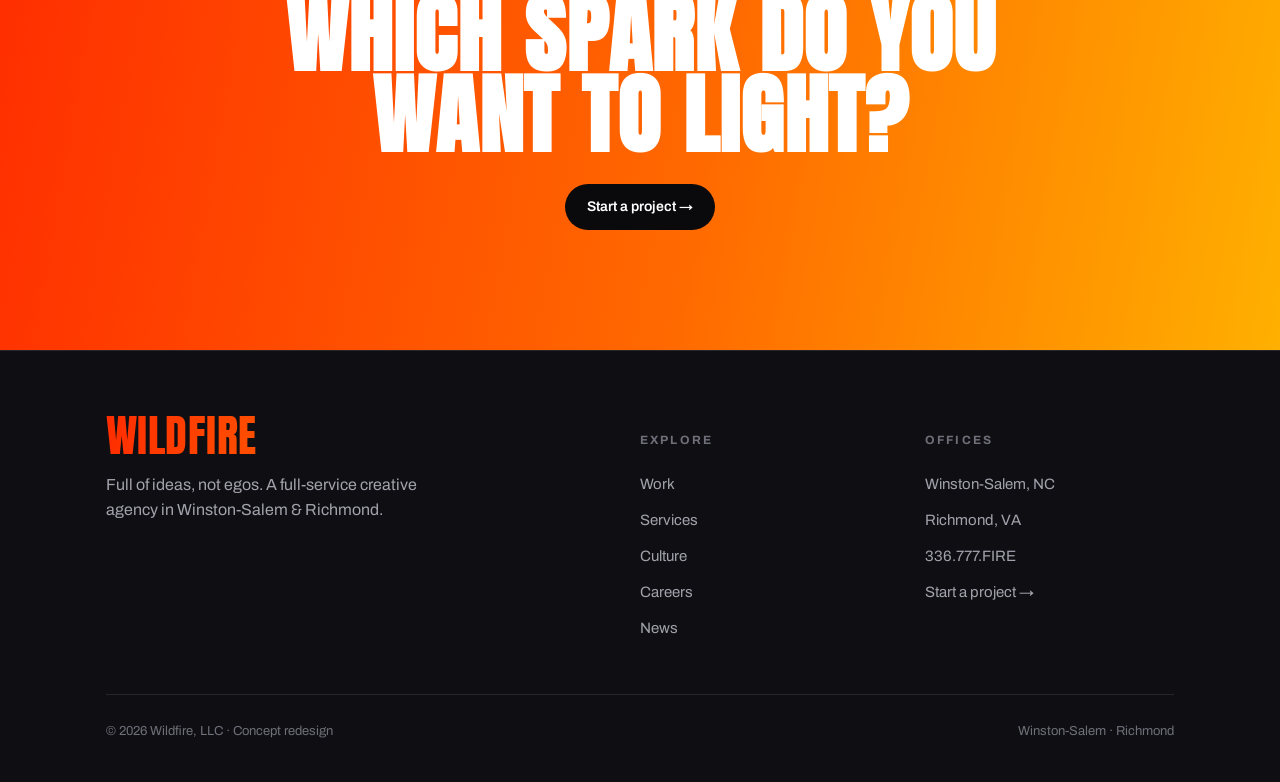
<file: services.html>
<!doctype html>
<html lang="en">
<head>
<meta charset="utf-8"/>
<meta name="viewport" content="width=device-width, initial-scale=1"/>
<title>Services — Wildfire</title>
<meta name="robots" content="noindex"/>
<meta name="description" content="Strategy, creative, interactive, media, experiential and SEO — six capabilities under one roof."/>
<link rel="stylesheet" href="style.css"/>
</head>
<body>
<div class="ribbon">Concept redesign for <b>Wildfire</b> — a proposed direction. Not the current wildfireideas.com.</div>
<header class="nav"><div class="container">
  <a class="brand" href="index.html"><span class="spark"></span>Wildfire</a>
  <nav class="nav-links">
    <a href="work.html">Work</a>
    <a href="services.html" class="active">Services</a>
    <a href="culture.html">Culture</a>
    <a href="careers.html">Careers</a>
    <a href="news.html">News</a>
  </nav>
  <a class="btn btn-fire" href="contact.html">Start a project</a>
  <button class="menu-btn" aria-label="Open menu">Menu</button>
</div></header>
<div class="mobile-nav">
  <a href="work.html">Work</a><a href="services.html">Services</a><a href="culture.html">Culture</a><a href="careers.html">Careers</a><a href="news.html">News</a>
  <a class="btn btn-fire" href="contact.html">Start a project</a>
</div>

<section class="phero"><div class="container">
  <span class="eyebrow">What we do</span>
  <h1 class="display">Six capabilities.<br/><span class="grad-text">One team.</span></h1>
  <p>Strategy through execution, under one roof. No handoffs, no egos. Just a team that owns the outcome with you.</p>
</div></section>

<section class="section" style="padding-top:20px"><div class="container">
  <div class="grid cols-2">
    <div class="svc reveal">
      <h3>Strategy</h3>
      <p>Creating, evolving, crystalizing and communicating your brand strategy, grounded in research and real consumer insight rather than guesswork.</p>
      <p class="dim" style="margin-top:14px;font-size:13px">Brand strategy · Research &amp; insights · Positioning · Naming &amp; architecture</p>
    </div>
    <div class="svc reveal">
      <h3>Creative</h3>
      <p>Amplifying your brand through impactful, commerce-based creative solutions that cut through the chaos and get remembered.</p>
      <p class="dim" style="margin-top:14px;font-size:13px">Identity &amp; design · Campaigns · Content · Video &amp; motion</p>
    </div>
    <div class="svc reveal">
      <h3>Interactive</h3>
      <p>Seamlessly engaging your customers on the digital devices where they live, work and play: from site to app to social.</p>
      <p class="dim" style="margin-top:14px;font-size:13px">Web design &amp; build · UX/UI · Social · Email &amp; CRM</p>
    </div>
    <div class="svc reveal">
      <h3>Media</h3>
      <p>Motivating the right person with the right message, at the right time, using the right medium. Planned, measured and optimized.</p>
      <p class="dim" style="margin-top:14px;font-size:13px">Media planning &amp; buying · Paid social · Programmatic · Analytics</p>
    </div>
    <div class="svc reveal">
      <h3>Experiential</h3>
      <p>Fueling meaningful relationships through immersive experiences your customers won't soon forget, whether in-store, on-site, or out in the world.</p>
      <p class="dim" style="margin-top:14px;font-size:13px">Events &amp; activations · Environments · Sponsorships · Retail</p>
    </div>
    <div class="svc reveal">
      <h3>Search Engine Optimization</h3>
      <p>Optimizing your website and content to drive online customer traffic and engagement, then keeping it compounding over time.</p>
      <p class="dim" style="margin-top:14px;font-size:13px">Technical SEO · Content strategy · Local search · Reporting</p>
    </div>
  </div>
</div></section>

<section class="cta-band"><div class="container">
  <h2 class="display">Which spark do you<br/>want to light?</h2>
  <a class="btn" href="contact.html">Start a project →</a>
</div></section>

<footer><div class="container">
  <div class="foot-grid">
    <div class="foot-brand"><div class="display grad-text">Wildfire</div><p class="muted" style="max-width:36ch">Full of ideas, not egos. A full-service creative agency in Winston-Salem &amp; Richmond.</p></div>
    <div class="foot-col"><h4>Explore</h4><a href="work.html">Work</a><a href="services.html">Services</a><a href="culture.html">Culture</a><a href="careers.html">Careers</a><a href="news.html">News</a></div>
    <div class="foot-col"><h4>Offices</h4><a href="contact.html">Winston-Salem, NC</a><a href="contact.html">Richmond, VA</a><a href="tel:3367773473">336.777.FIRE</a><a href="contact.html">Start a project →</a></div>
  </div>
  <div class="foot-bot"><span>© 2026 Wildfire, LLC · Concept redesign</span><span>Winston-Salem · Richmond</span></div>
</div></footer>

<script>
(function(){
  var mb=document.querySelector('.menu-btn');
  if(mb)mb.addEventListener('click',function(){document.body.classList.toggle('menu-open');mb.textContent=document.body.classList.contains('menu-open')?'Close':'Menu';});
  document.querySelectorAll('.mobile-nav a').forEach(function(a){a.addEventListener('click',function(){document.body.classList.remove('menu-open');if(mb)mb.textContent='Menu';});});
  var rm=matchMedia('(prefers-reduced-motion: reduce)').matches;
  if(rm){document.querySelectorAll('.reveal').forEach(function(e){e.classList.add('in')});return;}
  var io=new IntersectionObserver(function(es){es.forEach(function(e){if(e.isIntersecting){e.target.classList.add('in');io.unobserve(e.target);}})},{threshold:.12});
  document.querySelectorAll('.reveal').forEach(function(e){io.observe(e)});
})();
</script>
</body>
</html>
</file>
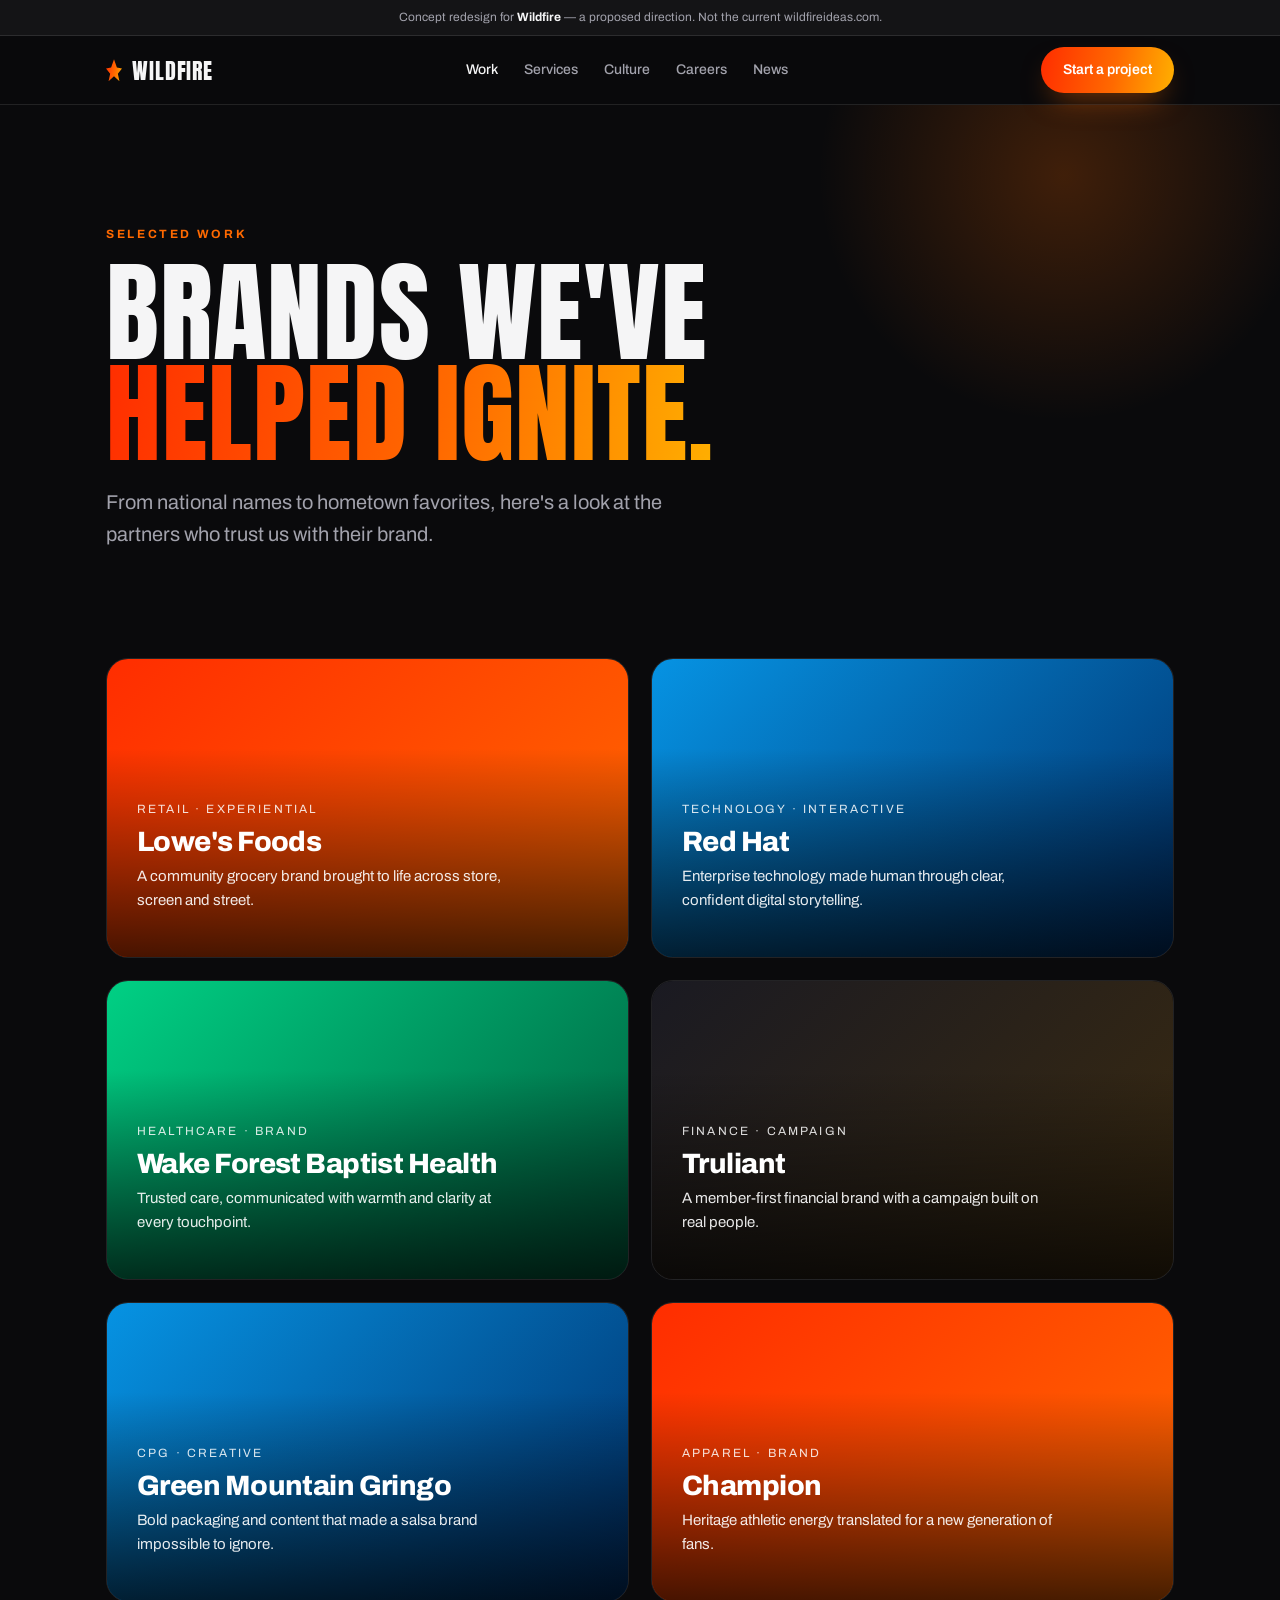
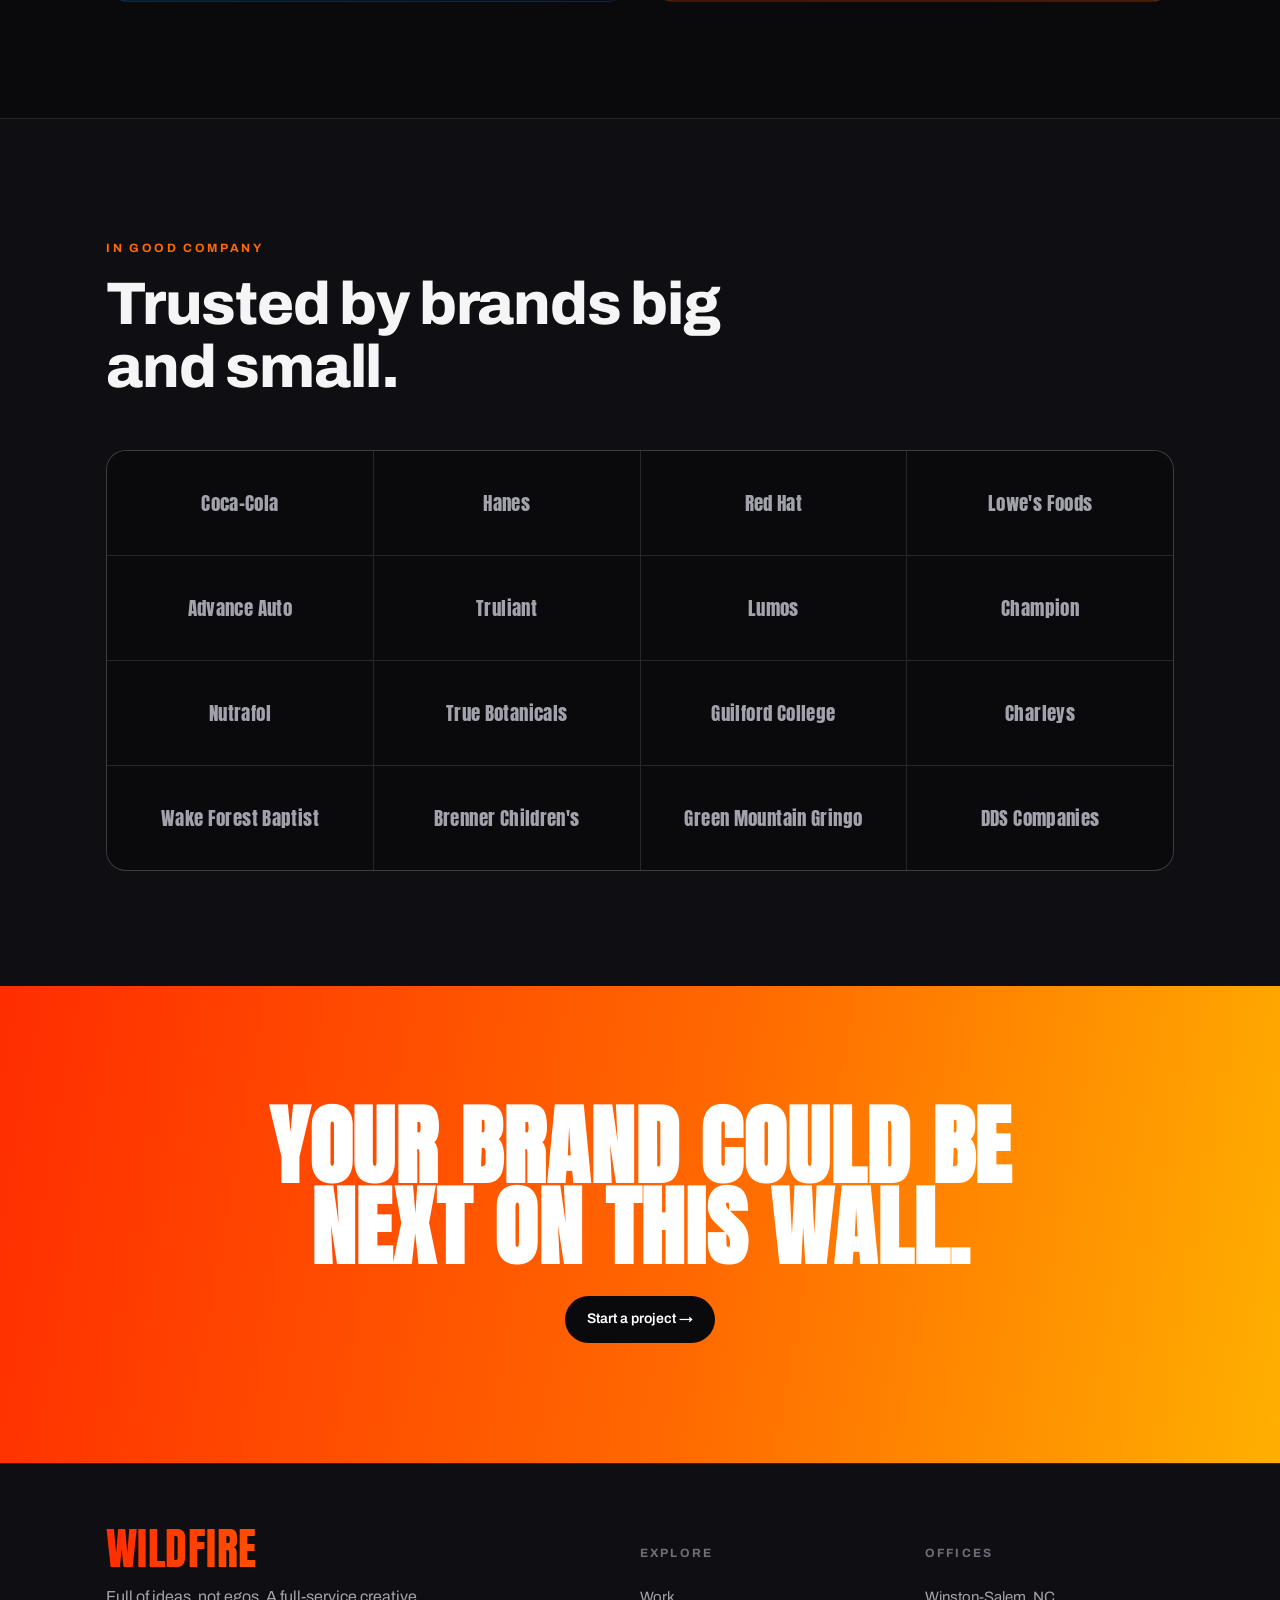
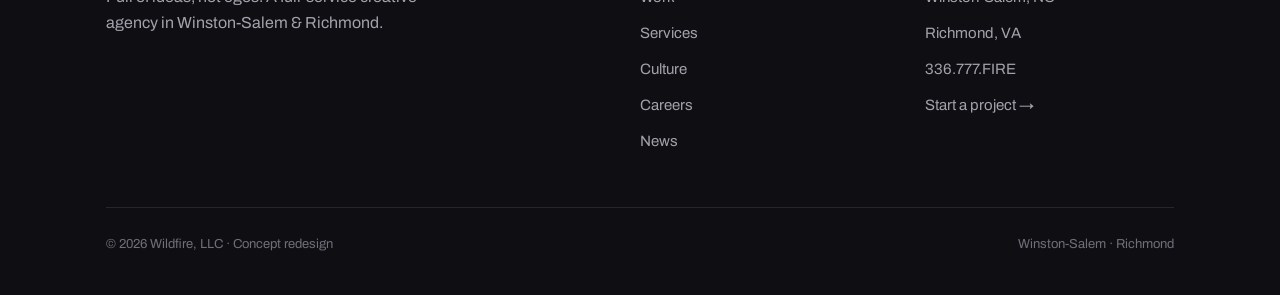
<file: work.html>
<!doctype html>
<html lang="en">
<head>
<meta charset="utf-8"/>
<meta name="viewport" content="width=device-width, initial-scale=1"/>
<title>Work — Wildfire</title>
<meta name="robots" content="noindex"/>
<meta name="description" content="Selected work from Wildfire — brands across retail, healthcare, technology and finance."/>
<link rel="stylesheet" href="style.css"/>
</head>
<body>
<div class="ribbon">Concept redesign for <b>Wildfire</b> — a proposed direction. Not the current wildfireideas.com.</div>
<header class="nav"><div class="container">
  <a class="brand" href="index.html"><span class="spark"></span>Wildfire</a>
  <nav class="nav-links">
    <a href="work.html" class="active">Work</a>
    <a href="services.html">Services</a>
    <a href="culture.html">Culture</a>
    <a href="careers.html">Careers</a>
    <a href="news.html">News</a>
  </nav>
  <a class="btn btn-fire" href="contact.html">Start a project</a>
  <button class="menu-btn" aria-label="Open menu">Menu</button>
</div></header>
<div class="mobile-nav">
  <a href="work.html">Work</a><a href="services.html">Services</a><a href="culture.html">Culture</a><a href="careers.html">Careers</a><a href="news.html">News</a>
  <a class="btn btn-fire" href="contact.html">Start a project</a>
</div>

<section class="phero"><div class="container">
  <span class="eyebrow">Selected work</span>
  <h1 class="display">Brands we've<br/><span class="grad-text">helped ignite.</span></h1>
  <p>From national names to hometown favorites, here's a look at the partners who trust us with their brand.</p>
</div></section>

<section class="section" style="padding-top:20px"><div class="container">
  <div class="work-grid">
    <a class="work-card wc1 reveal" href="contact.html"><span class="cat">Retail · Experiential</span><h3>Lowe's Foods</h3><p>A community grocery brand brought to life across store, screen and street.</p></a>
    <a class="work-card wc2 reveal" href="contact.html"><span class="cat">Technology · Interactive</span><h3>Red Hat</h3><p>Enterprise technology made human through clear, confident digital storytelling.</p></a>
    <a class="work-card wc3 reveal" href="contact.html"><span class="cat">Healthcare · Brand</span><h3>Wake Forest Baptist Health</h3><p>Trusted care, communicated with warmth and clarity at every touchpoint.</p></a>
    <a class="work-card wc4 reveal" href="contact.html"><span class="cat">Finance · Campaign</span><h3>Truliant</h3><p>A member-first financial brand with a campaign built on real people.</p></a>
    <a class="work-card wc2 reveal" href="contact.html"><span class="cat">CPG · Creative</span><h3>Green Mountain Gringo</h3><p>Bold packaging and content that made a salsa brand impossible to ignore.</p></a>
    <a class="work-card wc1 reveal" href="contact.html"><span class="cat">Apparel · Brand</span><h3>Champion</h3><p>Heritage athletic energy translated for a new generation of fans.</p></a>
  </div>
</div></section>

<section class="section" style="background:var(--bg2);border-top:1px solid var(--line)"><div class="container">
  <div class="section-head reveal"><span class="eyebrow">In good company</span><h2>Trusted by brands big and small.</h2></div>
  <div class="wall">
    <div class="cell">Coca-Cola</div><div class="cell">Hanes</div><div class="cell">Red Hat</div><div class="cell">Lowe's Foods</div>
    <div class="cell">Advance Auto</div><div class="cell">Truliant</div><div class="cell">Lumos</div><div class="cell">Champion</div>
    <div class="cell">Nutrafol</div><div class="cell">True Botanicals</div><div class="cell">Guilford College</div><div class="cell">Charleys</div>
    <div class="cell">Wake Forest Baptist</div><div class="cell">Brenner Children's</div><div class="cell">Green Mountain Gringo</div><div class="cell">DDS Companies</div>
  </div>
</div></section>

<section class="cta-band"><div class="container">
  <h2 class="display">Your brand could be<br/>next on this wall.</h2>
  <a class="btn" href="contact.html">Start a project →</a>
</div></section>

<footer><div class="container">
  <div class="foot-grid">
    <div class="foot-brand"><div class="display grad-text">Wildfire</div><p class="muted" style="max-width:36ch">Full of ideas, not egos. A full-service creative agency in Winston-Salem &amp; Richmond.</p></div>
    <div class="foot-col"><h4>Explore</h4><a href="work.html">Work</a><a href="services.html">Services</a><a href="culture.html">Culture</a><a href="careers.html">Careers</a><a href="news.html">News</a></div>
    <div class="foot-col"><h4>Offices</h4><a href="contact.html">Winston-Salem, NC</a><a href="contact.html">Richmond, VA</a><a href="tel:3367773473">336.777.FIRE</a><a href="contact.html">Start a project →</a></div>
  </div>
  <div class="foot-bot"><span>© 2026 Wildfire, LLC · Concept redesign</span><span>Winston-Salem · Richmond</span></div>
</div></footer>

<script>
(function(){
  var mb=document.querySelector('.menu-btn');
  if(mb)mb.addEventListener('click',function(){document.body.classList.toggle('menu-open');mb.textContent=document.body.classList.contains('menu-open')?'Close':'Menu';});
  document.querySelectorAll('.mobile-nav a').forEach(function(a){a.addEventListener('click',function(){document.body.classList.remove('menu-open');if(mb)mb.textContent='Menu';});});
  var rm=matchMedia('(prefers-reduced-motion: reduce)').matches;
  if(rm){document.querySelectorAll('.reveal').forEach(function(e){e.classList.add('in')});return;}
  var io=new IntersectionObserver(function(es){es.forEach(function(e){if(e.isIntersecting){e.target.classList.add('in');io.unobserve(e.target);}})},{threshold:.12});
  document.querySelectorAll('.reveal').forEach(function(e){io.observe(e)});
})();
</script>
</body>
</html>
</file>
<file: style.css>
/* Wildfire — concept redesign. Dark editorial agency system. */
@import url("https://fonts.googleapis.com/css2?family=Anton&family=Archivo:wght@400;500;600;700;800;900&display=swap");

:root{
  --bg:#0a0a0c; --bg2:#0f0f13; --card:#141419; --line:rgba(255,255,255,.10);
  --ink:#f5f5f6; --muted:#a2a2ac; --dim:#6f6f7a;
  --fire:#ff6900; --ember:#ff2d00; --blue:#0693e3;
  --grad:linear-gradient(100deg,#ff2d00,#ff6900 55%,#ffb000);
  --max:1180px;
}
*,*::before,*::after{box-sizing:border-box}
html{scroll-behavior:smooth}
body{margin:0;background:var(--bg);color:var(--ink);font-family:Archivo,system-ui,sans-serif;line-height:1.6;-webkit-font-smoothing:antialiased;overflow-x:hidden}
a{color:inherit;text-decoration:none}
img{max-width:100%;display:block}
.container{max-width:var(--max);margin:0 auto;padding:0 clamp(20px,5vw,56px)}
.eyebrow{font-size:12px;font-weight:700;letter-spacing:.22em;text-transform:uppercase;color:var(--fire)}
.muted{color:var(--muted)} .dim{color:var(--dim)}
h1,h2,h3{margin:0;letter-spacing:-.02em;line-height:1.04}
.display{font-family:Anton,Archivo,sans-serif;font-weight:400;letter-spacing:.01em;line-height:.92;text-transform:uppercase}
.grad-text{background:var(--grad);-webkit-background-clip:text;background-clip:text;color:transparent}

/* top ribbon */
.ribbon{background:rgba(255,255,255,.04);border-bottom:1px solid var(--line);color:var(--muted);font-size:12px;text-align:center;padding:8px 16px}
.ribbon b{color:var(--ink)}

/* nav */
.nav{position:sticky;top:0;z-index:50;background:rgba(10,10,12,.72);backdrop-filter:blur(14px);border-bottom:1px solid var(--line)}
.nav .container{display:flex;align-items:center;justify-content:space-between;height:68px;gap:20px}
.brand{display:flex;align-items:center;gap:10px;font-family:Anton,sans-serif;font-size:22px;letter-spacing:.04em;text-transform:uppercase}
.brand .spark{width:16px;height:22px;background:var(--grad);clip-path:polygon(50% 0,68% 38%,100% 42%,74% 66%,84% 100%,50% 78%,16% 100%,26% 66%,0 42%,32% 38%);display:inline-block}
.nav-links{display:flex;align-items:center;gap:26px;font-size:14px;font-weight:500;color:var(--muted)}
.nav-links a:hover{color:var(--ink)}
.nav-links a.active{color:var(--ink)}
.btn{display:inline-flex;align-items:center;gap:9px;border-radius:100px;padding:12px 22px;font-weight:600;font-size:14px;transition:transform .2s,box-shadow .2s;cursor:pointer;border:0}
.btn-fire{background:var(--grad);color:#fff;box-shadow:0 14px 30px -12px rgba(255,105,0,.6)}
.btn-fire:hover{transform:translateY(-2px);box-shadow:0 18px 40px -12px rgba(255,105,0,.75)}
.btn-ghost{border:1px solid var(--line);color:var(--ink)}
.btn-ghost:hover{border-color:rgba(255,255,255,.35)}
.menu-btn{display:none;background:none;border:1px solid var(--line);color:var(--ink);border-radius:10px;padding:9px 15px;font:inherit;font-weight:600;font-size:14px;cursor:pointer;align-items:center;gap:8px}
.mobile-nav{position:fixed;inset:calc(68px + 37px) 0 auto 0;z-index:40;background:rgba(10,10,12,.98);border-bottom:1px solid var(--line);padding:14px clamp(20px,5vw,56px) 28px;display:none;flex-direction:column}
.mobile-nav a{padding:15px 0;font-size:20px;font-weight:700;border-bottom:1px solid var(--line)}
.mobile-nav .btn{margin-top:18px;justify-content:center}
body.menu-open{overflow:hidden}
body.menu-open .mobile-nav{display:flex}

/* hero */
.hero{position:relative;padding:clamp(64px,11vw,140px) 0 clamp(48px,7vw,96px);overflow:hidden}
.hero::before{content:"";position:absolute;top:-20%;right:-10%;width:60vw;height:60vw;max-width:760px;max-height:760px;background:radial-gradient(circle,rgba(255,105,0,.28),transparent 62%);filter:blur(20px);pointer-events:none}
.hero::after{content:"";position:absolute;bottom:-30%;left:-15%;width:50vw;height:50vw;background:radial-gradient(circle,rgba(6,147,227,.16),transparent 65%);pointer-events:none}
.hero .container{position:relative}
.hero h1{font-size:clamp(52px,12vw,150px);margin:20px 0 0}
.hero .sub{max-width:560px;margin:28px 0 0;font-size:clamp(16px,2.2vw,21px);color:var(--muted)}
.hero-cta{display:flex;flex-wrap:wrap;gap:14px;margin-top:36px}

/* marquee */
.marquee{border-top:1px solid var(--line);border-bottom:1px solid var(--line);background:var(--bg2);padding:22px 0;overflow:hidden;white-space:nowrap;-webkit-mask-image:linear-gradient(90deg,transparent,#000 8%,#000 92%,transparent);mask-image:linear-gradient(90deg,transparent,#000 8%,#000 92%,transparent)}
.marquee-track{display:inline-flex;gap:56px;animation:scroll 38s linear infinite;font-family:Anton,sans-serif;font-size:24px;letter-spacing:.03em;text-transform:uppercase;color:var(--dim);will-change:transform}
.marquee-track span{transition:color .2s}
.marquee:hover .marquee-track{animation-play-state:paused}
@keyframes scroll{to{transform:translateX(-50%)}}

/* sections */
.section{padding:clamp(60px,9vw,120px) 0}
.section-head{max-width:640px;margin-bottom:52px}
.section-head h2{font-size:clamp(32px,5.5vw,60px);font-weight:800;margin-top:14px}
.lead{font-size:clamp(19px,2.6vw,26px);line-height:1.5;font-weight:500}

/* stats */
.stats{display:grid;grid-template-columns:repeat(2,1fr);gap:28px;margin-top:44px}
@media(min-width:760px){.stats{grid-template-columns:repeat(4,1fr)}}
.stat .n{font-family:Anton,sans-serif;font-size:clamp(40px,6vw,64px);line-height:1}
.stat .l{color:var(--muted);font-size:14px;margin-top:8px}

/* services grid */
.grid{display:grid;gap:20px}
@media(min-width:680px){.grid.cols-2{grid-template-columns:1fr 1fr} .grid.cols-3{grid-template-columns:repeat(3,1fr)}}
.svc{position:relative;background:var(--card);border:1px solid var(--line);border-radius:20px;padding:30px;overflow:hidden;transition:transform .25s,border-color .25s}
.svc:hover{transform:translateY(-5px);border-color:rgba(255,105,0,.5)}
.svc .num{font-family:Anton,sans-serif;font-size:16px;color:var(--fire);letter-spacing:.1em}
.svc h3{font-size:24px;font-weight:800;margin:16px 0 10px}
.svc p{color:var(--muted);font-size:15px}
.svc .arrow{margin-top:20px;color:var(--fire);font-weight:600;font-size:14px;display:inline-flex;gap:6px}

/* work */
.work-grid{display:grid;gap:22px;margin-top:8px}
@media(min-width:760px){.work-grid{grid-template-columns:1fr 1fr}}
.work-card{position:relative;border-radius:22px;overflow:hidden;border:1px solid var(--line);min-height:300px;display:flex;flex-direction:column;justify-content:flex-end;padding:30px;color:#fff;isolation:isolate}
.work-card::before{content:"";position:absolute;inset:0;z-index:-2}
.work-card::after{content:"";position:absolute;inset:0;z-index:-1;background:linear-gradient(180deg,transparent 30%,rgba(0,0,0,.72))}
.wc1::before{background:linear-gradient(135deg,#ff2d00,#ff6900)}
.wc2::before{background:linear-gradient(135deg,#0693e3,#00306b)}
.wc3::before{background:linear-gradient(135deg,#00d084,#005c3c)}
.wc4::before{background:linear-gradient(135deg,#1a1a22,#3a2a10)}
.work-card .cat{font-size:12px;letter-spacing:.18em;text-transform:uppercase;opacity:.85}
.work-card h3{font-size:28px;font-weight:800;margin-top:8px}
.work-card p{margin-top:8px;opacity:.9;font-size:15px;max-width:42ch}

/* client wall */
.wall{display:grid;grid-template-columns:repeat(2,1fr);gap:1px;background:var(--line);border:1px solid var(--line);border-radius:20px;overflow:hidden;margin-top:12px}
@media(min-width:620px){.wall{grid-template-columns:repeat(3,1fr)}}
@media(min-width:920px){.wall{grid-template-columns:repeat(4,1fr)}}
.wall .cell{background:var(--bg);display:flex;align-items:center;justify-content:center;padding:34px 16px;font-family:Anton,sans-serif;font-size:19px;letter-spacing:.02em;text-align:center;color:var(--muted);transition:color .2s,background .2s;min-height:104px}
.wall .cell:hover{color:var(--ink);background:var(--bg2)}

/* offices */
.offices{display:grid;gap:22px;margin-top:12px}
@media(min-width:760px){.offices{grid-template-columns:1fr 1fr}}
.office{background:var(--card);border:1px solid var(--line);border-radius:20px;padding:32px}
.office .city{font-family:Anton,sans-serif;font-size:30px;text-transform:uppercase}
.office .row{display:flex;gap:12px;margin-top:16px;color:var(--muted);font-size:15px}
.office .row b{color:var(--ink);font-weight:600;min-width:74px}

/* cta band */
.cta-band{position:relative;text-align:center;padding:clamp(64px,10vw,120px) 0;background:var(--grad);color:#fff;overflow:hidden}
.cta-band h2{font-size:clamp(40px,8vw,88px);font-weight:800}
.cta-band .btn{margin-top:28px;background:#0a0a0c;color:#fff}
.cta-band .btn:hover{transform:translateY(-2px)}

/* form */
.form{display:grid;gap:16px;max-width:560px}
.form .two{display:grid;gap:16px}
@media(min-width:560px){.form .two{grid-template-columns:1fr 1fr}}
.form label{font-size:13px;font-weight:600;color:var(--muted);display:block;margin-bottom:7px}
.form input,.form textarea,.form select{width:100%;background:var(--card);border:1px solid var(--line);border-radius:12px;padding:13px 15px;color:var(--ink);font:inherit;font-size:15px}
.form input:focus,.form textarea:focus,.form select:focus{outline:0;border-color:var(--fire)}
.form textarea{min-height:130px;resize:vertical}

/* article list */
.posts{display:grid;gap:2px;background:var(--line);border-top:1px solid var(--line);border-bottom:1px solid var(--line)}
.post{background:var(--bg);display:grid;grid-template-columns:1fr auto;gap:20px;align-items:center;padding:28px 4px;transition:transform .25s cubic-bezier(.22,1,.36,1),background .2s}
.post:hover{background:var(--bg2);transform:translateX(12px)}
.post .pcat{font-size:12px;letter-spacing:.16em;text-transform:uppercase;color:var(--fire)}
.post h3{font-size:clamp(20px,3vw,28px);font-weight:700;margin-top:8px}
.post .arrow{color:var(--muted);font-size:22px}

/* roles */
.role{display:grid;grid-template-columns:1fr auto;gap:16px;align-items:center;background:var(--card);border:1px solid var(--line);border-radius:16px;padding:24px 26px;margin-bottom:14px;transition:border-color .2s}
.role:hover{border-color:rgba(255,105,0,.5)}
.role h3{font-size:20px;font-weight:700}
.role .meta{color:var(--muted);font-size:14px;margin-top:4px}

/* value chips */
.values{display:grid;gap:18px;margin-top:12px}
@media(min-width:680px){.values{grid-template-columns:repeat(3,1fr)}}
.value{padding:4px 0}
.value .k{font-family:Anton,sans-serif;color:var(--fire);font-size:15px;letter-spacing:.08em}
.value h3{font-size:20px;font-weight:800;margin-top:10px}
.value p{color:var(--muted);margin-top:8px;font-size:15px}

/* page hero (subpages) */
.phero{padding:clamp(56px,9vw,120px) 0 clamp(30px,5vw,60px);position:relative;overflow:hidden}
.phero::before{content:"";position:absolute;top:-40%;right:-5%;width:44vw;height:44vw;max-width:560px;max-height:560px;background:radial-gradient(circle,rgba(255,105,0,.22),transparent 62%);pointer-events:none}
.phero h1{font-size:clamp(44px,9vw,110px);margin-top:16px}
.phero p{max-width:560px;margin-top:22px;font-size:clamp(16px,2.2vw,20px);color:var(--muted)}

/* footer */
footer{border-top:1px solid var(--line);background:var(--bg2);padding:64px 0 40px}
.foot-grid{display:grid;gap:36px}
@media(min-width:760px){.foot-grid{grid-template-columns:2fr 1fr 1fr}}
.foot-brand .display{font-size:44px;margin-bottom:14px}
.foot-col h4{font-size:12px;letter-spacing:.18em;text-transform:uppercase;color:var(--dim);margin-bottom:16px}
.foot-col a{display:block;color:var(--muted);padding:6px 0;font-size:15px}
.foot-col a:hover{color:var(--ink)}
.foot-bot{border-top:1px solid var(--line);margin-top:48px;padding-top:26px;display:flex;flex-wrap:wrap;justify-content:space-between;gap:12px;color:var(--dim);font-size:13px}

/* reveal */
.reveal{opacity:0;transform:translateY(26px);transition:opacity .7s cubic-bezier(.22,1,.36,1),transform .7s cubic-bezier(.22,1,.36,1)}
.reveal.in{opacity:1;transform:none}

@media(max-width:820px){
  .nav-links{display:none}
  .menu-btn{display:inline-flex}
}
@media(prefers-reduced-motion:reduce){
  .reveal{opacity:1;transform:none;transition:none}
  .marquee-track{animation:none}
  html{scroll-behavior:auto}
}
</file>
